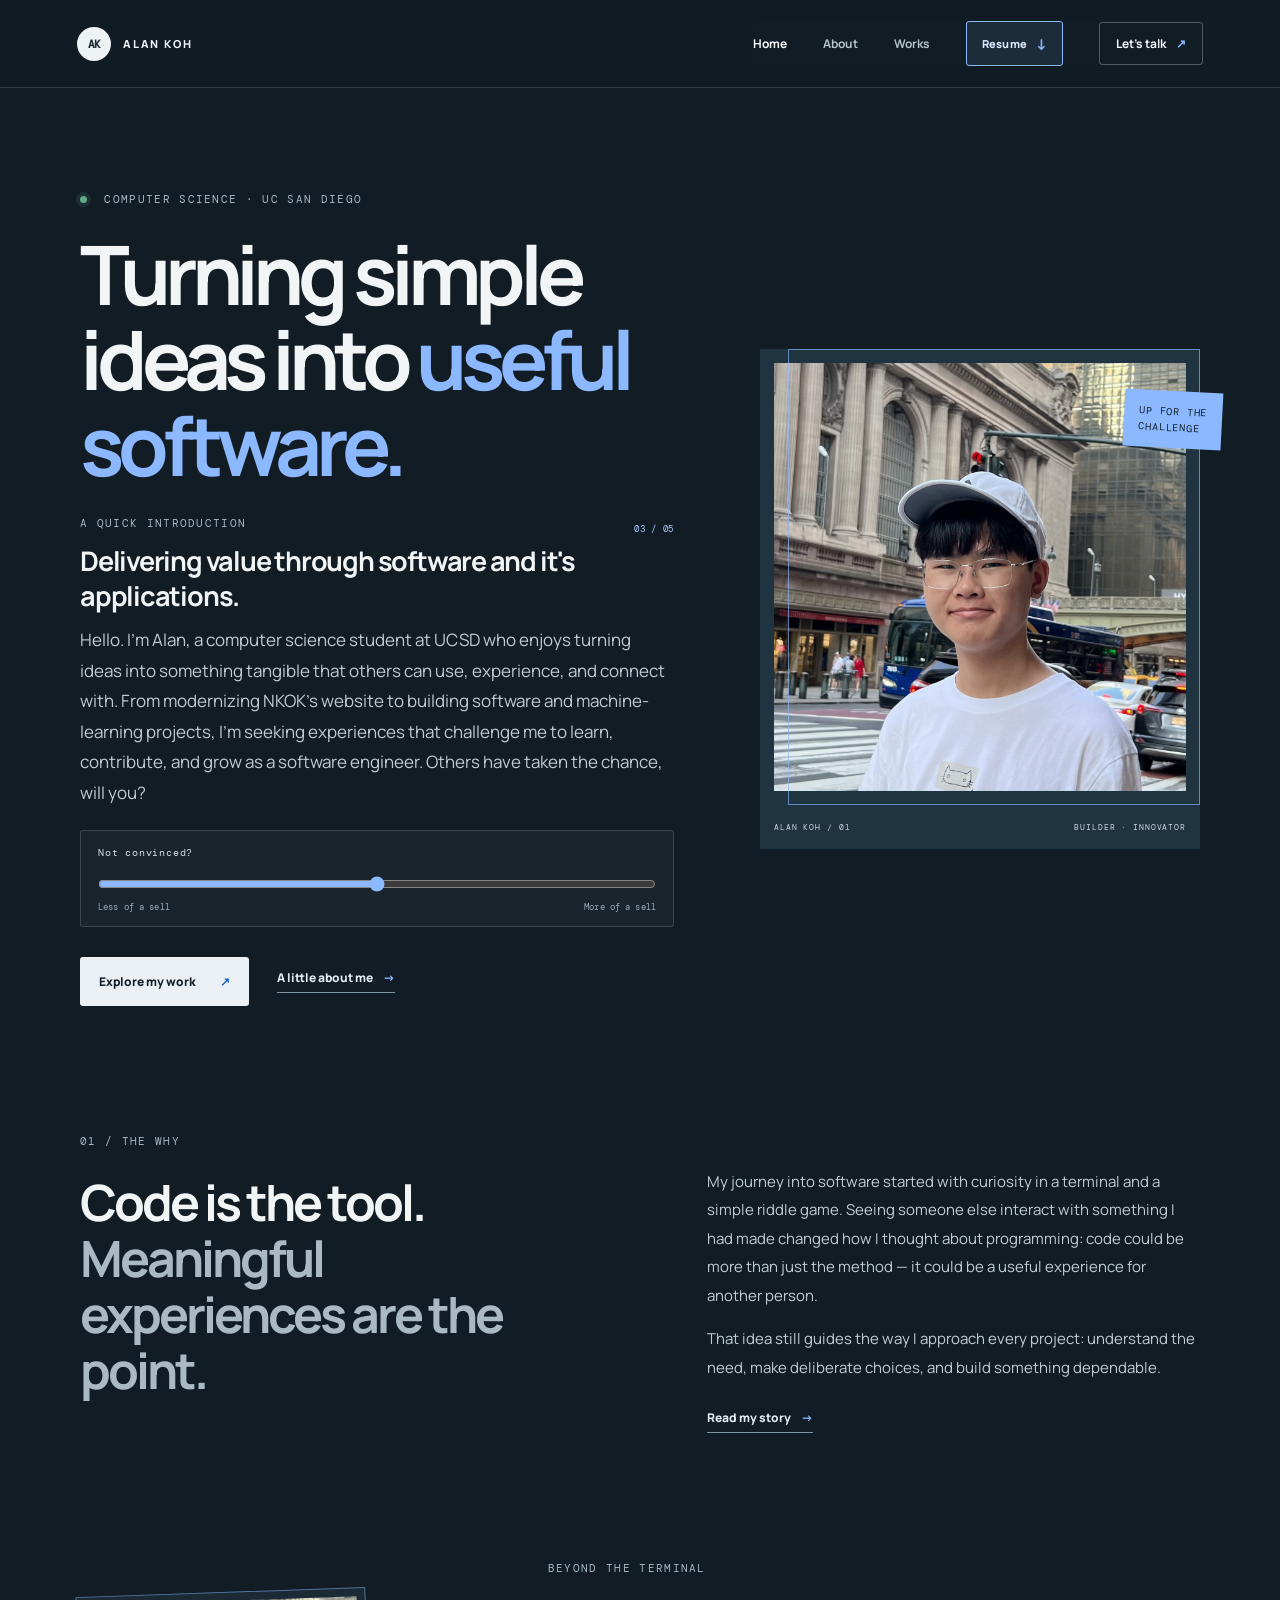
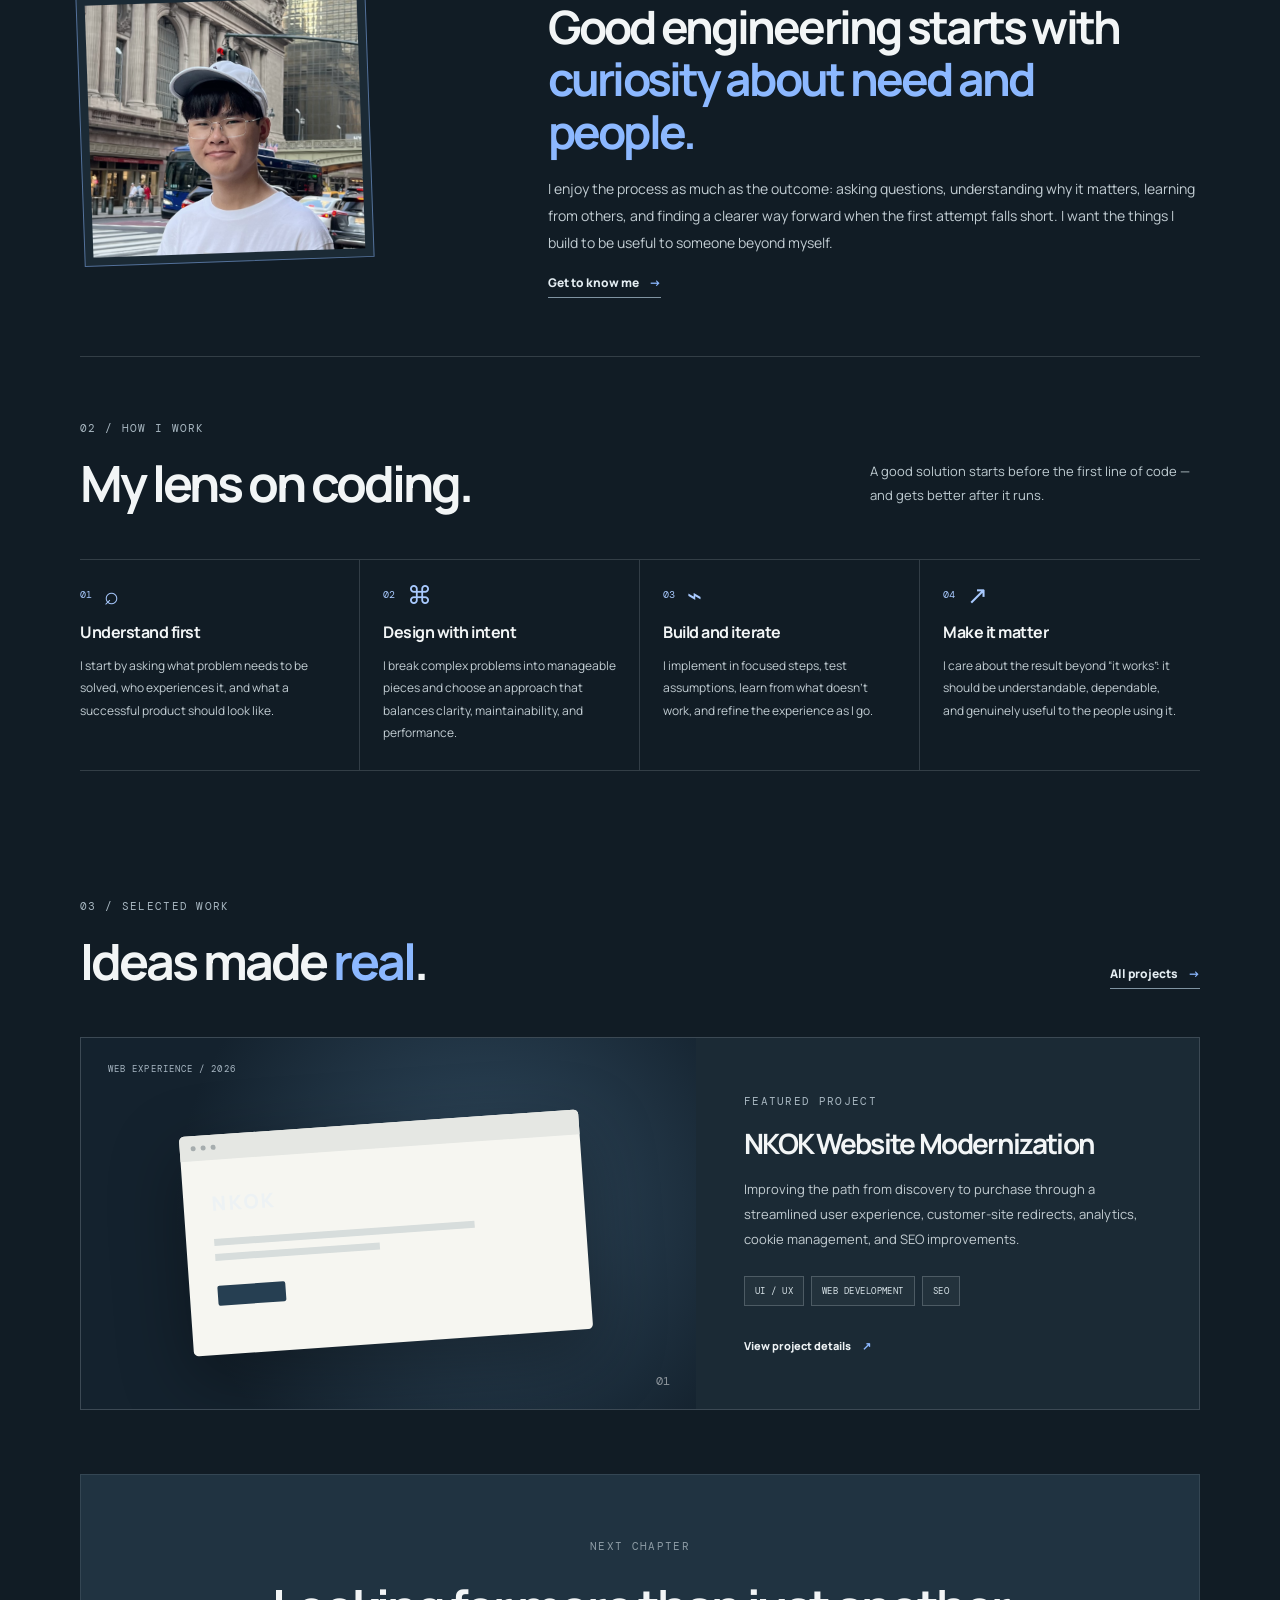
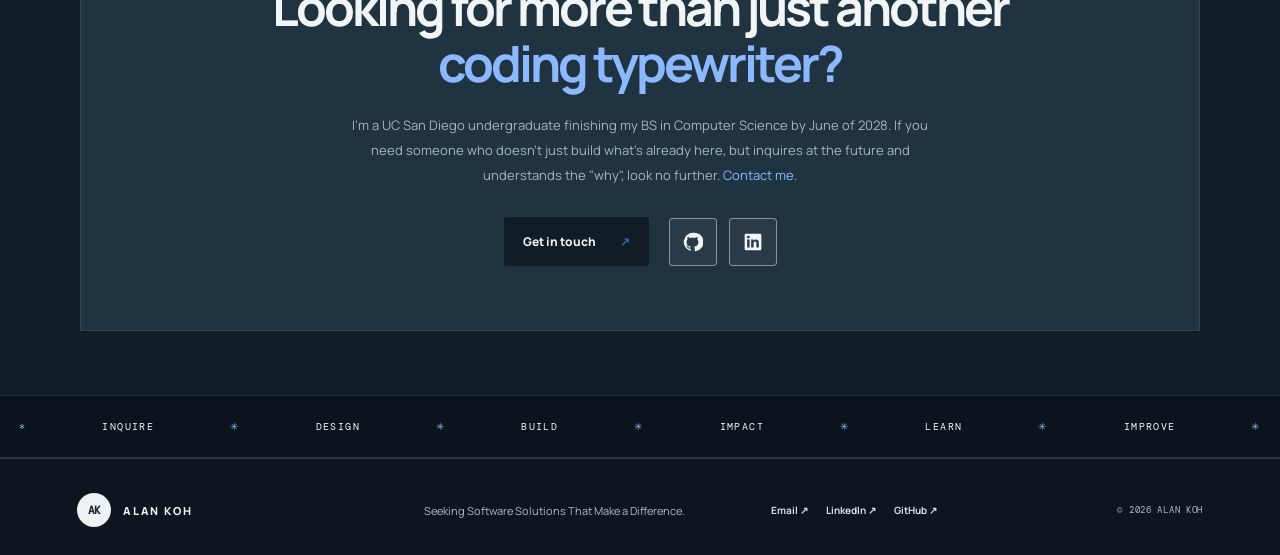
<file: index.html>
<!doctype html>
<html lang="en">
<head>
  <meta charset="utf-8">
  <meta name="viewport" content="width=device-width, initial-scale=1">
  <meta name="description" content="Alan Koh — Computer Science student building thoughtful, useful software. Explore selected projects, approach, and experience.">
  <meta name="theme-color" content="#101820">
  <title>Alan Koh — Aspiring Software Engineer</title>
  <link rel="preconnect" href="https://fonts.googleapis.com">
  <link rel="preconnect" href="https://fonts.gstatic.com" crossorigin>
  <link href="https://fonts.googleapis.com/css2?family=DM+Mono:wght@400;500&family=Manrope:wght@400;500;600;700;800&display=swap" rel="stylesheet">
  <link rel="stylesheet" href="assets/style.css">
  <script defer src="assets/site.js"></script>
</head>
<body>
  <div class="site-shell">
    <header class="site-header">
      <a class="wordmark" href="index.html" aria-label="Alan Koh home"><span class="wordmark-mark">AK</span><span>ALAN KOH</span></a>
      <button class="menu-toggle" aria-label="Toggle navigation" aria-expanded="false"><span></span><span></span></button>
      <nav class="main-nav" aria-label="Main navigation">
        <a class="active" href="index.html">Home</a>
        <a href="about.html">About</a>
        <a href="works.html">Works</a>
        <a class="nav-resume" href="assets/documents/Alan-Koh-Resume.pdf" target="_blank" rel="noreferrer">Resume <span>↓</span></a><a class="nav-contact" href="mailto:80-brevets-wards@icloud.com">Let’s talk <span>↗</span></a>
      </nav>
    </header>

    <main>
      <section class="hero section-wrap">
        <div class="hero-copy">
          <p class="eyebrow"><span class="status-dot"></span> COMPUTER SCIENCE · UC SAN DIEGO</p>
          <h1>Turning simple ideas into <span class="accent-text">useful software.</span></h1>
          <div class="hero-pitch" aria-labelledby="pitch-heading">
            <div class="pitch-topline">
              <p class="eyebrow">A QUICK INTRODUCTION</p>
              <span class="pitch-level" id="pitch-level">03 / 05</span>
            </div>
            <h2 class="pitch-heading" id="pitch-heading">Delivering value through software and its applications.</h2>
            <p class="hero-lede pitch-copy" id="pitch-copy" aria-live="polite">Hello. I’m Alan, a computer science student at UCSD who enjoys turning ideas into something tangible that others can use, experience, and connect with. From modernizing NKOK’s website to building software and machine-learning projects, I'm seeking experiences that challenge me to learn, contribute, and grow as a software engineer. Others have taken the chance, will you?</p>
            <div class="pitch-control">
              <div class="pitch-range-wrap">
                <label class="pitch-range-label" for="pitch-slider">Not convinced?</label>
              </div>
              <input id="pitch-slider" class="pitch-slider" type="range" min="1" max="5" step="1" value="3" aria-valuetext="Confident">
              <div class="pitch-endpoints" aria-hidden="true">
                <span>Less of a sell</span><span>More of a sell</span>
              </div>
            </div>
          </div>
          <div class="hero-actions">
            <a class="button button-primary" href="works.html">Explore my work <span>↗</span></a>
            <a class="text-link" href="about.html">A little about me <span>→</span></a>
          </div>

        </div>
        <div class="hero-portrait" aria-label="Portrait of Alan Koh">
          <img src="assets/images/profile.jpeg" alt="Alan Koh, Portrait" fetchpriority="high">
          <div class="portrait-frame"></div>
          <div class="portrait-caption"><span>ALAN KOH / 01</span><span>BUILDER · INNOVATOR</span></div>
          <div class="portrait-stamp">UP FOR THE<br>CHALLENGE</div>
        </div>
      </section>

      <section class="section-wrap intro-grid">
        <div><p class="eyebrow">01 / THE WHY</p><h2>Code is the tool.<br><span class="muted">Meaningful experiences are the point.</span></h2></div>
        <div class="intro-copy"><p>My journey into software started with curiosity in a terminal and a simple riddle game. Seeing someone else interact with something I had made changed how I thought about programming: code could be more than just the method — it could be a useful experience for another person.</p><p>That idea still guides the way I approach every project: understand the need, make deliberate choices, and build something dependable.</p><a class="text-link" href="about.html">Read my story <span>→</span></a></div>
      </section>

      <section class="section-wrap character-strip">
        <div class="character-photo"><img src="assets/images/profile.jpeg" alt="Alan Koh, portrait" loading="lazy"></div>
        <div class="character-copy"><p class="eyebrow">BEYOND THE TERMINAL</p><h2>Good engineering starts with <span class="accent-text">curiosity about need and people.</span></h2><p>I enjoy the process as much as the outcome: asking questions, understanding why it matters, learning from others, and finding a clearer way forward when the first attempt falls short. I want the things I build to be useful to someone beyond myself.</p><a class="text-link" href="about.html">Get to know me <span>→</span></a></div>
      </section>

      <section class="section-wrap approach-section">
        <div class="section-heading"><div><p class="eyebrow">02 / HOW I WORK</p><h2>My lens on coding.</h2></div><p class="section-note">A good solution starts before the first line of code — and gets better after it runs.</p></div>
        <div class="approach-grid">
          <article class="approach-card"><div class="step-heading"><span class="step-number">01</span><span class="step-icon" aria-hidden="true">⌕</span></div><h3>Understand first</h3><p>I start by asking what problem needs to be solved, who experiences it, and what a successful product should look like.</p></article>
          <article class="approach-card"><div class="step-heading"><span class="step-number">02</span><span class="step-icon" aria-hidden="true">⌘</span></div><h3>Design with intent</h3><p>I break complex problems into manageable pieces and choose an approach that balances clarity, maintainability, and performance.</p></article>
          <article class="approach-card"><div class="step-heading"><span class="step-number">03</span><span class="step-icon" aria-hidden="true">⌁</span></div><h3>Build and iterate</h3><p>I implement in focused steps, test assumptions, learn from what doesn’t work, and refine the experience as I go.</p></article>
          <article class="approach-card"><div class="step-heading"><span class="step-number">04</span><span class="step-icon" aria-hidden="true">↗</span></div><h3>Make it matter</h3><p>I care about the result beyond “it works”: it should be understandable, dependable, and genuinely useful to the people using it.</p></article>
        </div>
      </section>

      <section class="section-wrap featured-section">
        <div class="section-heading"><div><p class="eyebrow">03 / SELECTED WORK</p><h2>Ideas made <span class="accent-text">real</span>.</h2></div><a class="text-link" href="works.html">All projects <span>→</span></a></div>
        <a class="featured-project" href="works.html#nkok">
          <div class="project-visual visual-nkok"><span class="visual-label">WEB EXPERIENCE / 2026</span><div class="browser-window"><div class="browser-bar"><i></i><i></i><i></i></div><div class="browser-content"><span class="browser-logo">NKOK</span><div class="browser-line"></div><div class="browser-line short"></div><div class="browser-button"></div></div></div><span class="visual-index">01</span></div>
          <div class="featured-copy"><p class="eyebrow">FEATURED PROJECT</p><h3>NKOK Website Modernization</h3><p>Improving the path from discovery to purchase through a streamlined user experience, customer-site redirects, analytics, cookie management, and SEO improvements.</p><div class="tag-row"><span>UI / UX</span><span>WEB DEVELOPMENT</span><span>SEO</span></div><span class="project-cta">View project details <b>↗</b></span></div>
        </a>
      </section>

      <section class="section-wrap closing-cta">
        <p class="eyebrow">NEXT CHAPTER</p>
        <h2>Looking for more than just another <span class="accent-text">coding typewriter?</span></h2>
        <p>I'm a UC San Diego undergraduate finishing my BS in Computer Science by June of 2028. If you need someone who doesn't just build what's already here, but inquires at the future and understands the "why", look no further. <span class="accent-text">Contact me</span>.</p>
        <div class="closing-actions">
          <a class="button button-primary" href="mailto:80-brevets-wards@icloud.com">Get in touch <span>↗</span></a>
          <a class="social-button" href="https://github.com/TheMining2" target="_blank" rel="noopener noreferrer" aria-label="Visit Alan Koh on GitHub" title="GitHub"><svg viewBox="0 0 24 24" aria-hidden="true"><path d="M12 .9a11.1 11.1 0 0 0-3.51 21.63c.55.1.76-.24.76-.54v-2.08c-3.1.67-3.76-1.32-3.76-1.32-.5-1.28-1.23-1.62-1.23-1.62-1.01-.69.08-.68.08-.68 1.12.08 1.71 1.15 1.71 1.15 1 .1.1 2.01 2.65 1.5.1-.72.39-1.22.7-1.5-2.48-.28-5.09-1.24-5.09-5.53 0-1.22.44-2.22 1.15-3-.12-.28-.5-1.42.11-2.96 0 0 .94-.3 3.05 1.15a10.6 10.6 0 0 1 5.55 0c2.11-1.45 3.05-1.15 3.05-1.15.61 1.54.23 2.68.11 2.96.72.78 1.15 1.78 1.15 3 0 4.3-2.61 5.24-5.1 5.52.4.35.75 1.03.75 2.08v3.08c0 .3.2.65.77.54A11.1 11.1 0 0 0 12 .9Z"/></svg></a>
          <a class="social-button" href="https://www.linkedin.com/in/alnkkoh/" target="_blank" rel="noopener noreferrer" aria-label="Visit Alan Koh on LinkedIn" title="LinkedIn"><svg viewBox="0 0 24 24" aria-hidden="true"><path d="M20.45 2H3.55C2.69 2 2 2.68 2 3.52v16.96c0 .84.69 1.52 1.55 1.52h16.9c.86 0 1.55-.68 1.55-1.52V3.52c0-.84-.69-1.52-1.55-1.52ZM7.93 18.7H4.96V9.14h2.97v9.56ZM6.45 7.83a1.72 1.72 0 1 1 .02-3.44 1.72 1.72 0 0 1-.02 3.44ZM19.04 18.7h-2.96v-4.65c0-1.11-.02-2.54-1.55-2.54-1.55 0-1.79 1.21-1.79 2.46v4.73H9.78V9.14h2.84v1.31h.04c.4-.75 1.36-1.55 2.8-1.55 3 0 3.58 1.98 3.58 4.56v5.24Z"/></svg></a>
        </div>
      </section>
      <section class="ticker ticker-bottom" aria-label="Areas of interest"><div class="ticker-track"><i>*</i><span>INQUIRE</span><i>✳</i><span>DESIGN</span><i>✳</i><span>BUILD</span><i>✳</i><span>IMPACT</span><i>✳</i><span>LEARN</span><i>✳</i><span>IMPROVE</span><i>✳</i></div></section>
    </main>

    <footer class="site-footer"><a class="wordmark" href="index.html"><span class="wordmark-mark">AK</span><span>ALAN KOH</span></a><p>Seeking Software Solutions That Make a Difference.</p><div class="footer-links"><a href="mailto:80-brevets-wards@icloud.com">Email ↗</a><a href="https://www.linkedin.com/in/alnkkoh/" target="_blank" rel="noreferrer">LinkedIn ↗</a><a href="https://github.com/TheMining2" target="_blank" rel="noreferrer">GitHub ↗</a></div><small>© <span data-year></span> ALAN KOH</small></footer>
  </div>
</body>
</html>
</file>
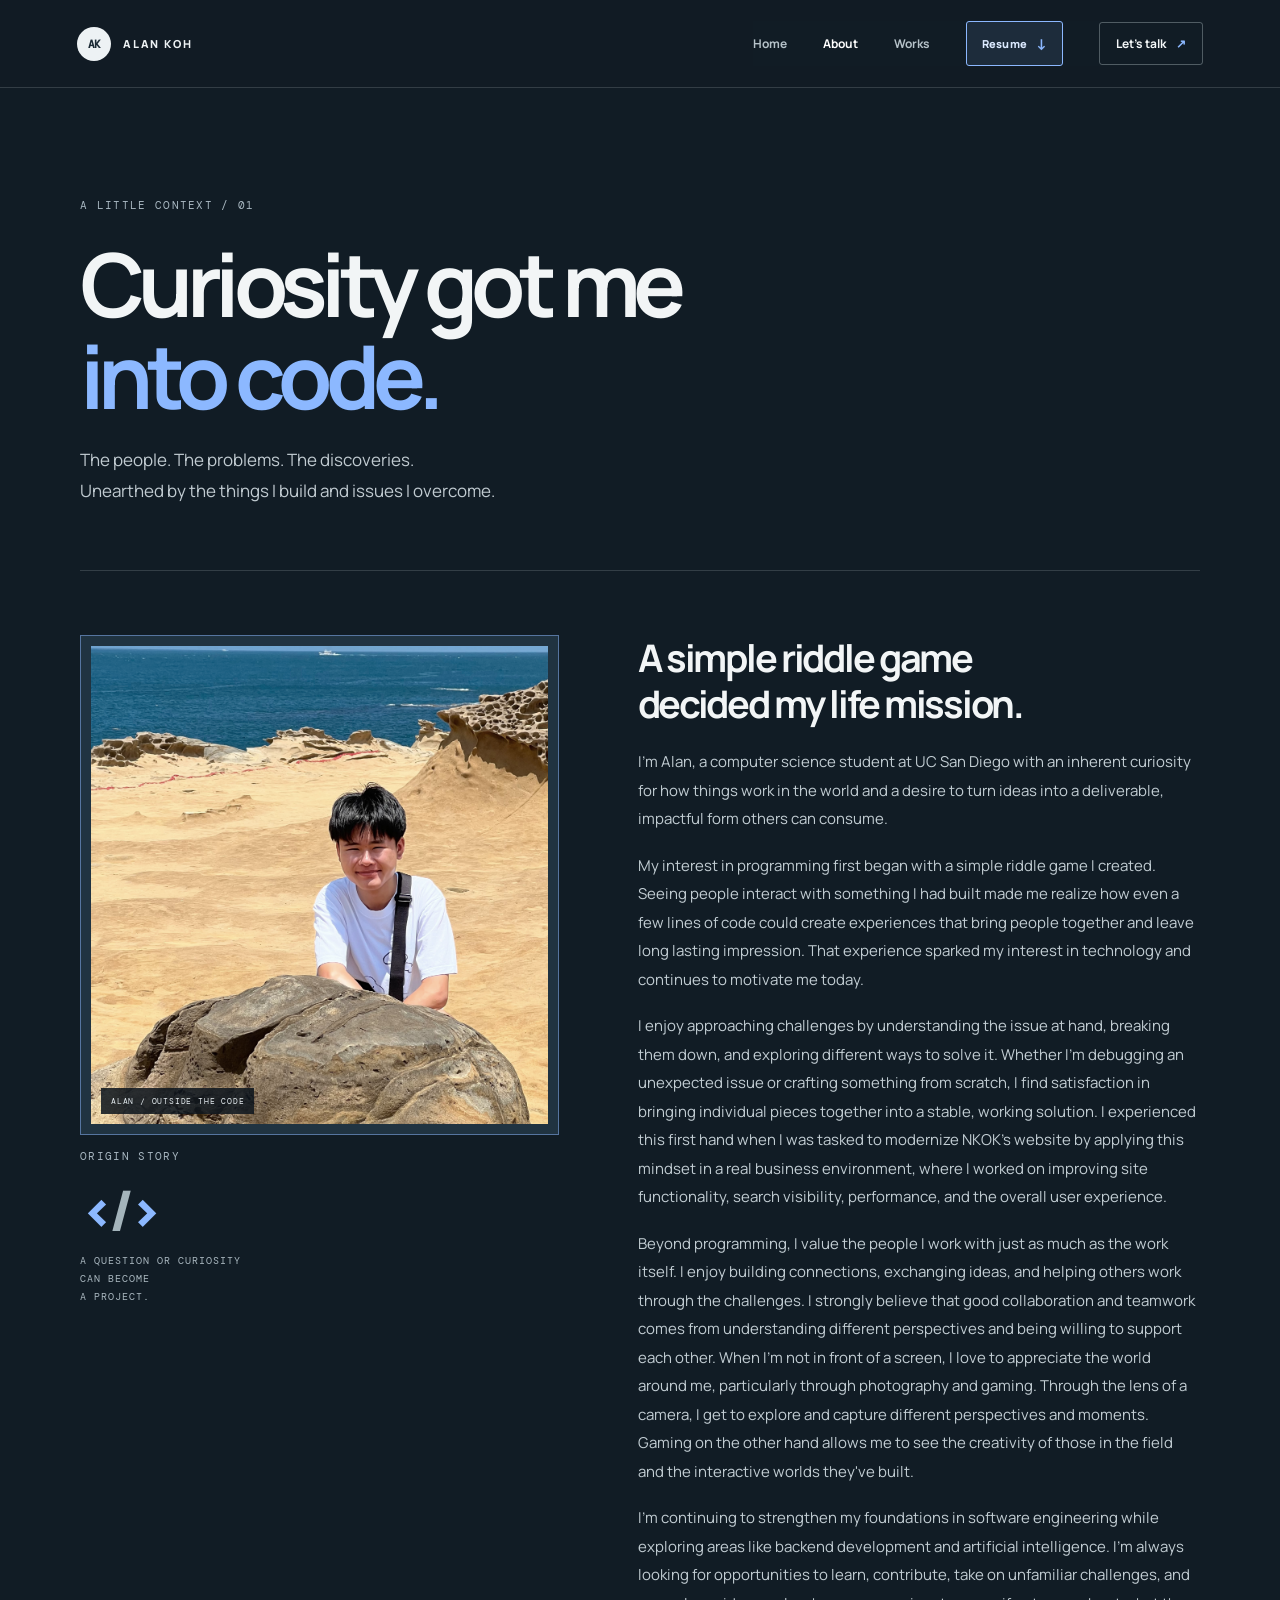
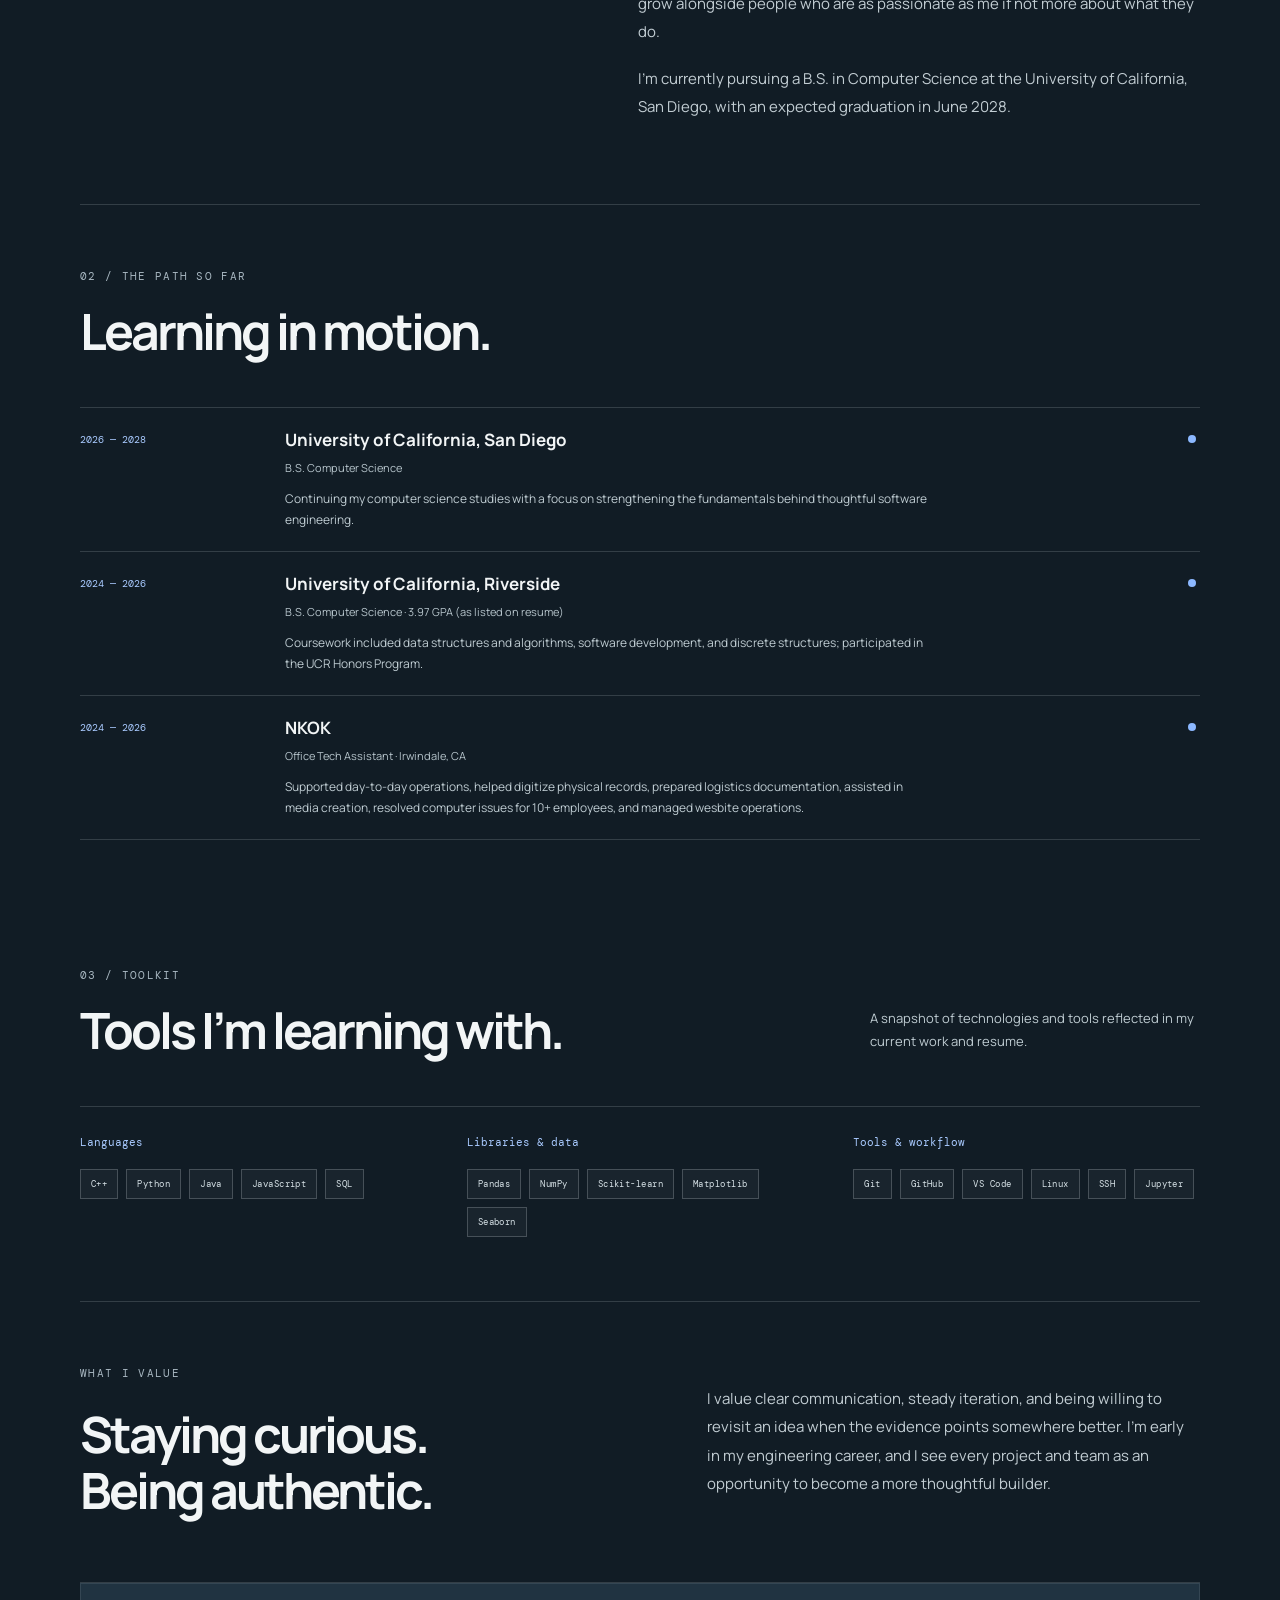
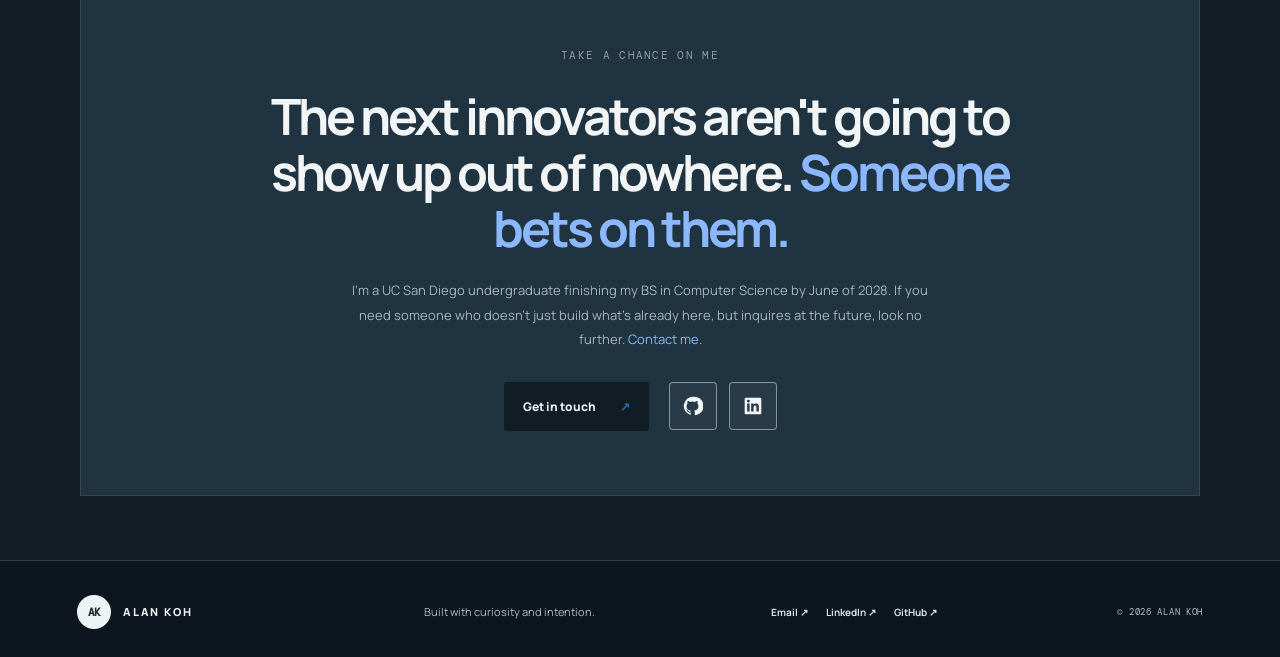
<file: about.html>
<!doctype html>
<html lang="en">
<head>
  <meta charset="utf-8"><meta name="viewport" content="width=device-width, initial-scale=1">
  <meta name="description" content="Learn more about Alan Koh, his background, experience, and approach to software engineering.">
  <meta name="theme-color" content="#101820"><title>About — Alan Koh</title>
  <link rel="preconnect" href="https://fonts.googleapis.com"><link rel="preconnect" href="https://fonts.gstatic.com" crossorigin>
  <link href="https://fonts.googleapis.com/css2?family=DM+Mono:wght@400;500&family=Manrope:wght@400;500;600;700;800&display=swap" rel="stylesheet">
  <link rel="stylesheet" href="assets/style.css"><script defer src="assets/site.js"></script>
</head>
<body><div class="site-shell">
<header class="site-header"><a class="wordmark" href="index.html"><span class="wordmark-mark">AK</span><span>ALAN KOH</span></a><button class="menu-toggle" aria-label="Toggle navigation" aria-expanded="false"><span></span><span></span></button><nav class="main-nav" aria-label="Main navigation"><a href="index.html">Home</a><a class="active" href="about.html">About</a><a href="works.html">Works</a><a class="nav-resume" href="assets/documents/Alan-Koh-Resume.pdf" target="_blank" rel="noreferrer">Resume <span>↓</span></a><a class="nav-contact" href="mailto:80-brevets-wards@icloud.com">Let’s talk <span>↗</span></a></nav></header>
<main>
  <section class="page-hero section-wrap"><p class="eyebrow">A LITTLE CONTEXT / 01</p><h1>Curiosity got me<br><span class="accent-text">into code.</span></h1><p class="page-lede">The people. The problems. The discoveries.<br>Unearthed by the things I build and issues I overcome.</p></section>
  <section class="section-wrap about-story"><div class="about-left-column"><div class="about-photo"><img src="assets/images/about-me.jpeg" alt="Alan Koh" loading="lazy"><span>ALAN / OUTSIDE THE CODE</span></div><div class="story-aside"><p class="eyebrow">ORIGIN STORY</p><div class="story-mark">&lt;<span>/</span>&gt;</div><p class="mono-note">A QUESTION OR CURIOSITY<br>CAN BECOME<br>A PROJECT.</p></div></div><div class="story-body"><h2>A simple riddle game<br>decided my life mission.</h2><p>I'm Alan, a computer science student at UC San Diego with an inherent curiosity for how things work in the world and a desire to turn ideas into a deliverable, impactful form others can consume.</p><p>My interest in programming first began with a simple riddle game I created. Seeing people interact with something I had built made me realize how even a few lines of code could create experiences that bring people together and leave long lasting impression. That experience sparked my interest in technology and continues to motivate me today.</p><p>I enjoy approaching challenges by understanding the issue at hand, breaking them down, and exploring different ways to solve it. Whether I'm debugging an unexpected issue or crafting something from scratch, I find satisfaction in bringing individual pieces together into a stable, working solution. I experienced this first hand when I was tasked to modernize NKOK's website by applying this mindset in a real business environment, where I worked on improving site functionality, search visibility, performance, and the overall user experience.</p><p>Beyond programming, I value the people I work with just as much as the work itself. I enjoy building connections, exchanging ideas, and helping others work through the challenges. I strongly believe that good collaboration and teamwork comes from understanding different perspectives and being willing to support each other. When I'm not in front of a screen, I love to appreciate the world around me, particularly through photography and gaming. Through the lens of a camera, I get to explore and capture different perspectives and moments. Gaming on the other hand allows me to see the creativity of those in the field and the interactive worlds they've built.</p><p>I'm continuing to strengthen my foundations in software engineering while exploring areas like backend development and artificial intelligence. I'm always looking for opportunities to learn, contribute, take on unfamiliar challenges, and grow alongside people who are as passionate as me if not more about what they do.</p><p>I’m currently pursuing a B.S. in Computer Science at the University of California, San Diego, with an expected graduation in June 2028.</p></div></section>
  <section class="section-wrap timeline-section"><div class="section-heading"><div><p class="eyebrow">02 / THE PATH SO FAR</p><h2>Learning in motion.</h2></div></div><div class="timeline">
    <article class="timeline-item"><div class="timeline-date">2026 — 2028</div><div><h3>University of California, San Diego</h3><p class="timeline-role">B.S. Computer Science</p><p>Continuing my computer science studies with a focus on strengthening the fundamentals behind thoughtful software engineering.</p></div><span class="timeline-dot"></span></article>
    <article class="timeline-item"><div class="timeline-date">2024 — 2026</div><div><h3>University of California, Riverside</h3><p class="timeline-role">B.S. Computer Science · 3.97 GPA (as listed on resume)</p><p>Coursework included data structures and algorithms, software development, and discrete structures; participated in the UCR Honors Program.</p></div><span class="timeline-dot"></span></article>
    <article class="timeline-item"><div class="timeline-date">2024 — 2026</div><div><h3>NKOK</h3><p class="timeline-role">Office Tech Assistant · Irwindale, CA</p><p>Supported day-to-day operations, helped digitize physical records, prepared logistics documentation, assisted in media creation, resolved computer issues for 10+ employees, and managed wesbite operations.</p></div><span class="timeline-dot"></span></article>
  </div></section>
  <section class="section-wrap skills-section"><div class="section-heading"><div><p class="eyebrow">03 / TOOLKIT</p><h2>Tools I’m learning with.</h2></div><p class="section-note">A snapshot of technologies and tools reflected in my current work and resume.</p></div><div class="skills-layout">
    <div class="skill-group"><h3>Languages</h3><div class="skill-pills"><span>C++</span><span>Python</span><span>Java</span><span>JavaScript</span><span>SQL</span></div></div>
    <div class="skill-group"><h3>Libraries & data</h3><div class="skill-pills"><span>Pandas</span><span>NumPy</span><span>Scikit-learn</span><span>Matplotlib</span><span>Seaborn</span></div></div>
    <div class="skill-group"><h3>Tools & workflow</h3><div class="skill-pills"><span>Git</span><span>GitHub</span><span>VS Code</span><span>Linux</span><span>SSH</span><span>Jupyter</span></div></div>
  </div></section>
  <section class="section-wrap about-note"><div><p class="eyebrow">WHAT I VALUE</p><h2>Staying curious.<br>Being authentic.</h2></div><p>I value clear communication, steady iteration, and being willing to revisit an idea when the evidence points somewhere better. I’m early in my engineering career, and I see every project and team as an opportunity to become a more thoughtful builder.</p></section>
  <section class="section-wrap closing-cta">
        <p class="eyebrow">TAKE A CHANCE ON ME</p>
        <h2>The next innovators aren't going to show up out of nowhere.<span class="accent-text"> Someone bets on them.</span></h2>
        <p>I'm a UC San Diego undergraduate finishing my BS in Computer Science by June of 2028. If you need someone who doesn't just build what's already here, but inquires at the future, look no further. <span class="accent-text">Contact me</span>.</p>
        <div class="closing-actions">
          <a class="button button-primary" href="mailto:80-brevets-wards@icloud.com">Get in touch <span>↗</span></a>
          <a class="social-button" href="https://github.com/TheMining2" target="_blank" rel="noopener noreferrer" aria-label="Visit Alan Koh on GitHub" title="GitHub"><svg viewBox="0 0 24 24" aria-hidden="true"><path d="M12 .9a11.1 11.1 0 0 0-3.51 21.63c.55.1.76-.24.76-.54v-2.08c-3.1.67-3.76-1.32-3.76-1.32-.5-1.28-1.23-1.62-1.23-1.62-1.01-.69.08-.68.08-.68 1.12.08 1.71 1.15 1.71 1.15 1 .1.1 2.01 2.65 1.5.1-.72.39-1.22.7-1.5-2.48-.28-5.09-1.24-5.09-5.53 0-1.22.44-2.22 1.15-3-.12-.28-.5-1.42.11-2.96 0 0 .94-.3 3.05 1.15a10.6 10.6 0 0 1 5.55 0c2.11-1.45 3.05-1.15 3.05-1.15.61 1.54.23 2.68.11 2.96.72.78 1.15 1.78 1.15 3 0 4.3-2.61 5.24-5.1 5.52.4.35.75 1.03.75 2.08v3.08c0 .3.2.65.77.54A11.1 11.1 0 0 0 12 .9Z"/></svg></a>
          <a class="social-button" href="https://www.linkedin.com/in/alnkkoh/" target="_blank" rel="noopener noreferrer" aria-label="Visit Alan Koh on LinkedIn" title="LinkedIn"><svg viewBox="0 0 24 24" aria-hidden="true"><path d="M20.45 2H3.55C2.69 2 2 2.68 2 3.52v16.96c0 .84.69 1.52 1.55 1.52h16.9c.86 0 1.55-.68 1.55-1.52V3.52c0-.84-.69-1.52-1.55-1.52ZM7.93 18.7H4.96V9.14h2.97v9.56ZM6.45 7.83a1.72 1.72 0 1 1 .02-3.44 1.72 1.72 0 0 1-.02 3.44ZM19.04 18.7h-2.96v-4.65c0-1.11-.02-2.54-1.55-2.54-1.55 0-1.79 1.21-1.79 2.46v4.73H9.78V9.14h2.84v1.31h.04c.4-.75 1.36-1.55 2.8-1.55 3 0 3.58 1.98 3.58 4.56v5.24Z"/></svg></a>
        </div>
  </section>
</main>
<footer class="site-footer"><a class="wordmark" href="index.html"><span class="wordmark-mark">AK</span><span>ALAN KOH</span></a><p>Built with curiosity and intention.</p><div class="footer-links"><a href="mailto:80-brevets-wards@icloud.com">Email ↗</a><a href="https://www.linkedin.com/in/alnkkoh/" target="_blank" rel="noreferrer">LinkedIn ↗</a><a href="https://github.com/TheMining2" target="_blank" rel="noreferrer">GitHub ↗</a></div><small>© <span data-year></span> ALAN KOH</small></footer>
</div></body></html>
</file>
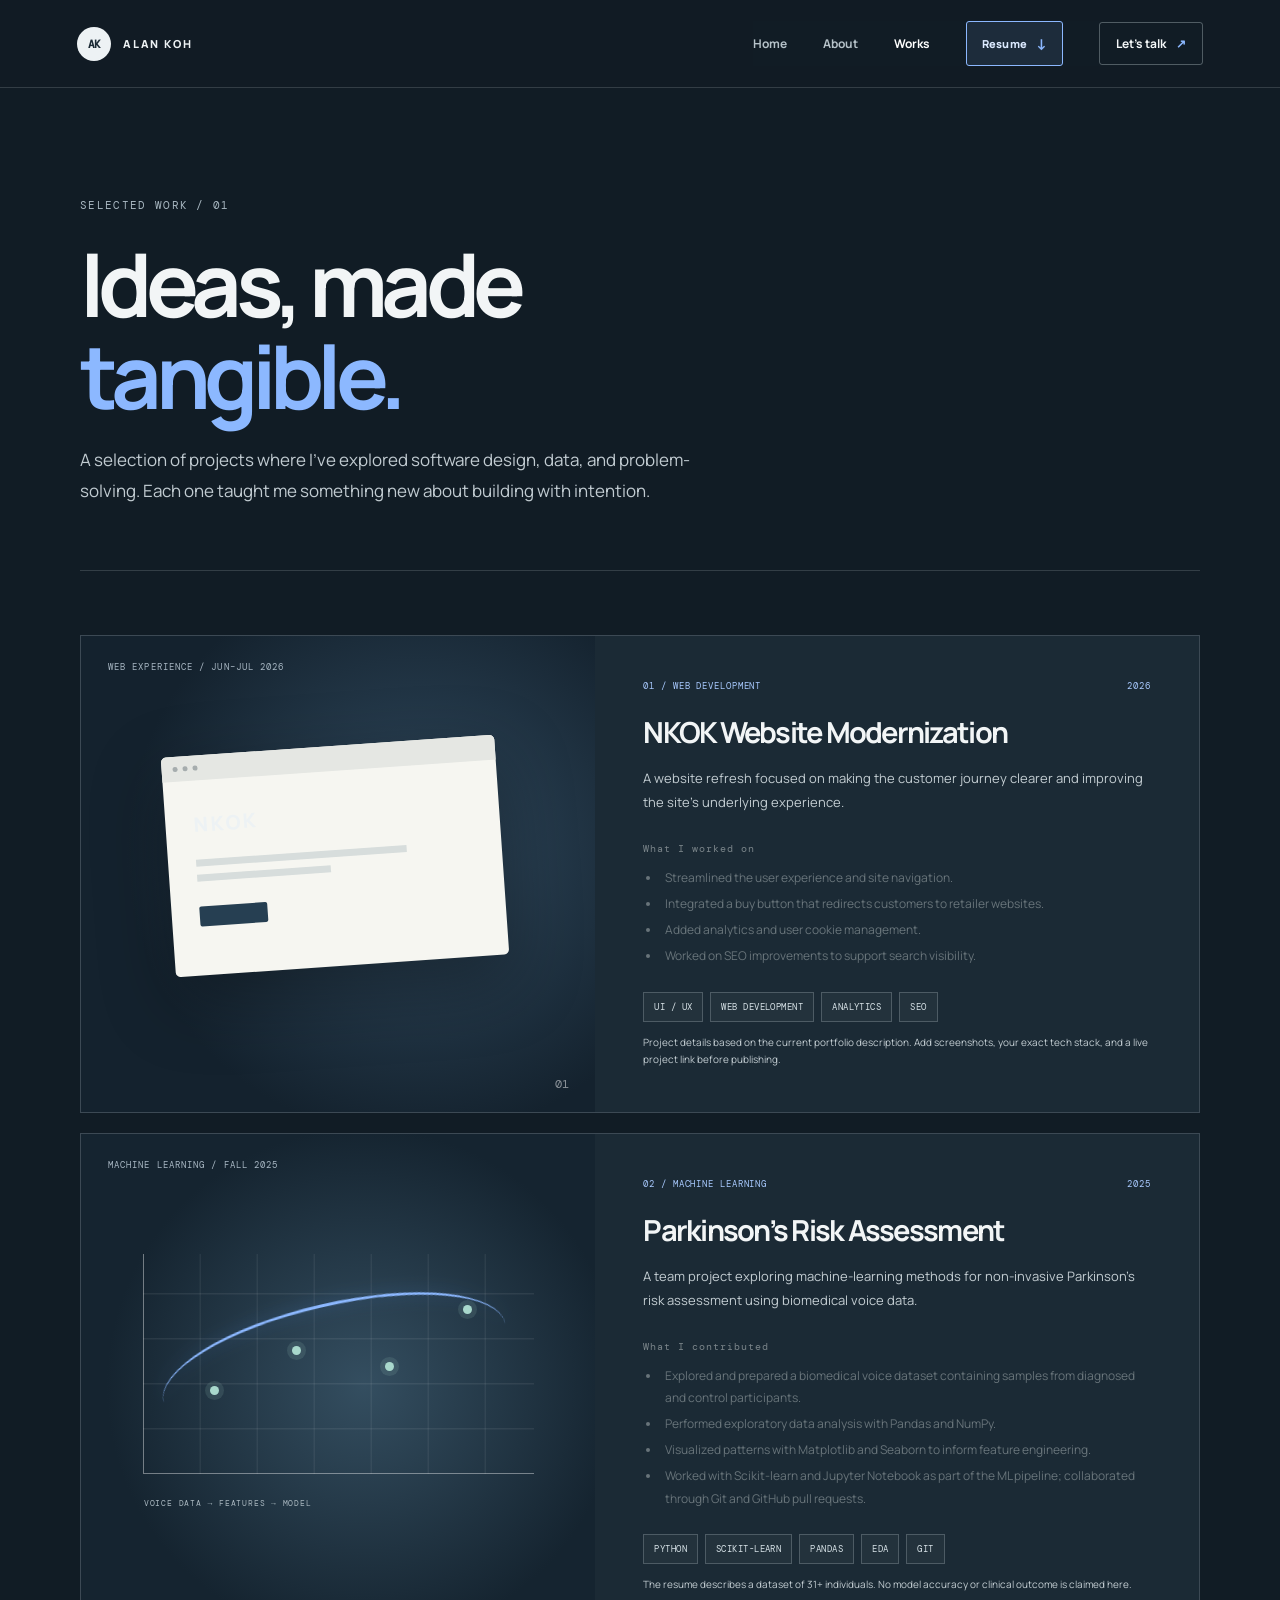
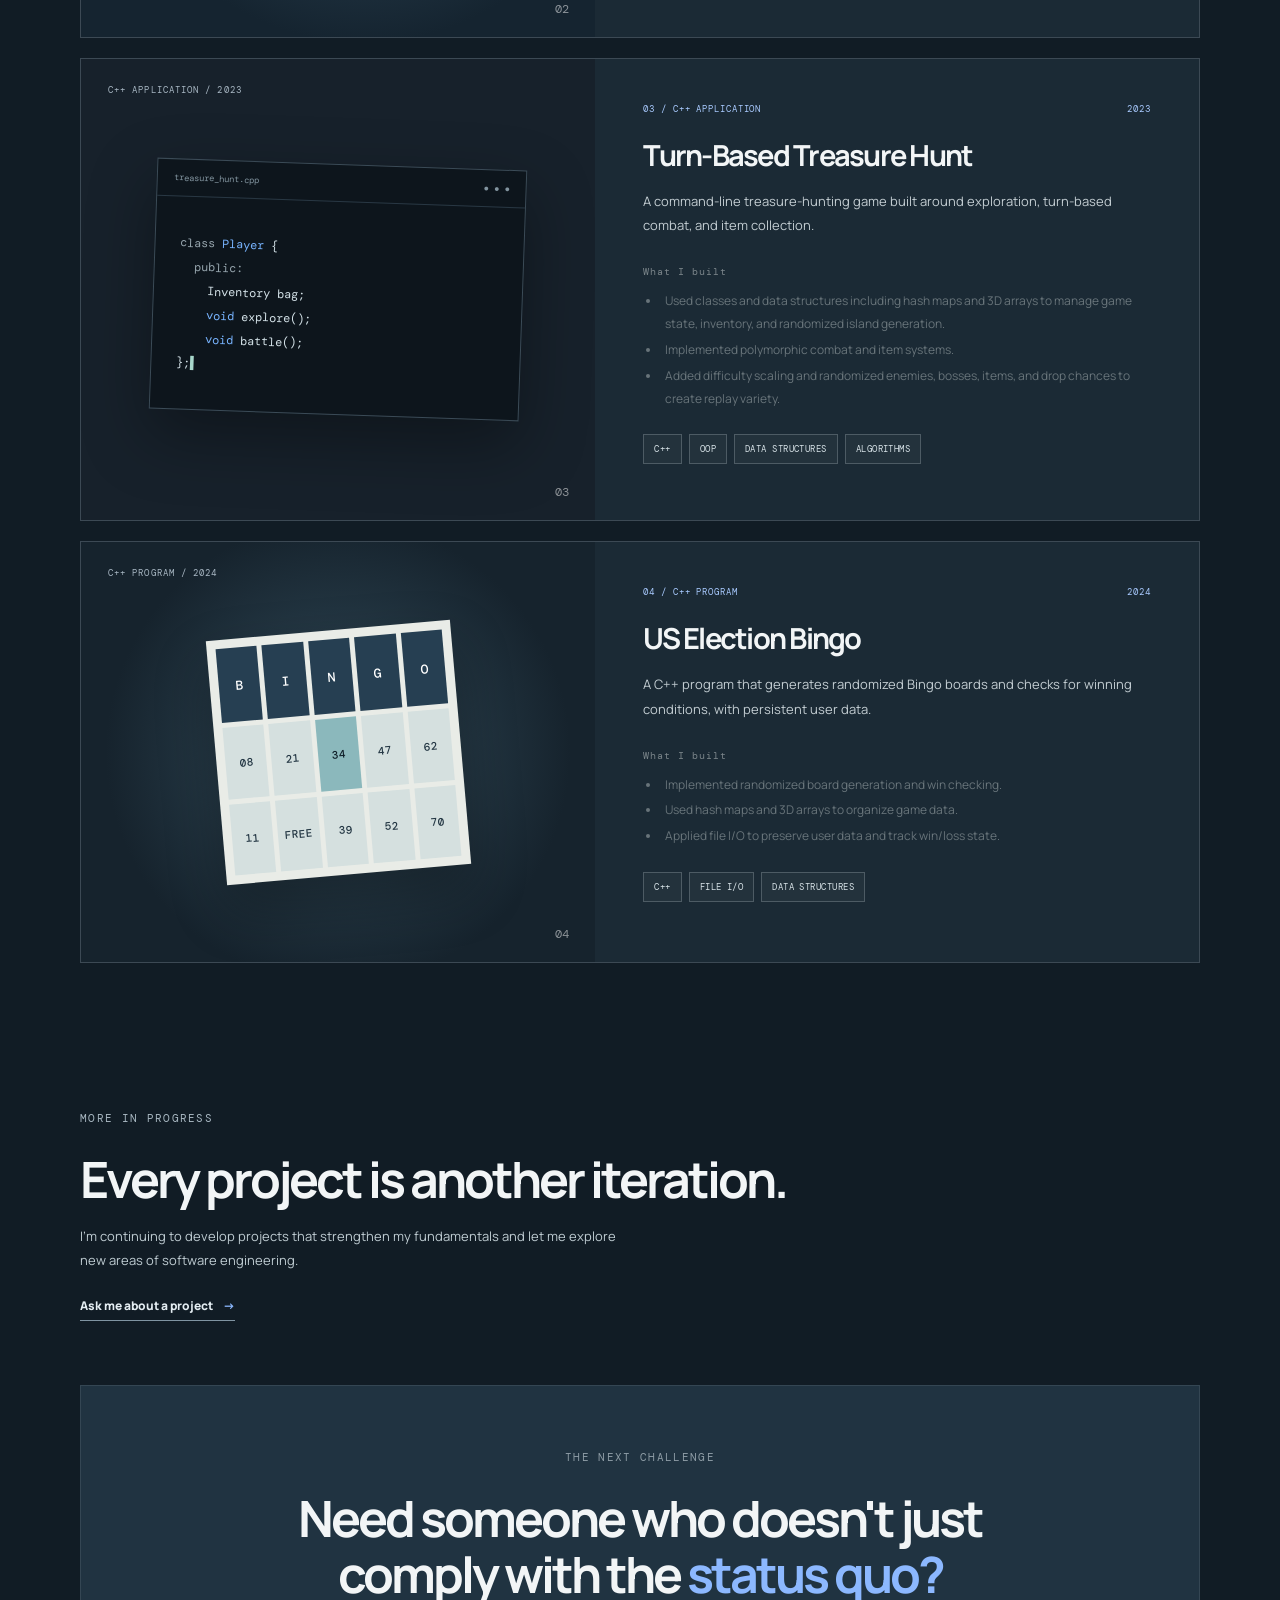
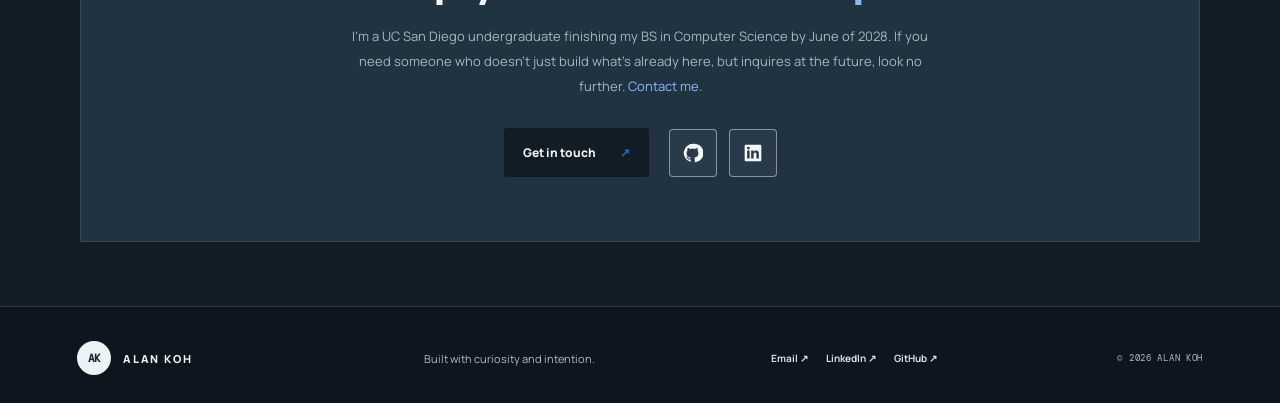
<file: works.html>
<!doctype html>
<html lang="en">
<head>
  <meta charset="utf-8"><meta name="viewport" content="width=device-width, initial-scale=1">
  <meta name="description" content="Selected software, machine learning, and web projects by Alan Koh.">
  <meta name="theme-color" content="#101820"><title>Works — Alan Koh</title>
  <link rel="preconnect" href="https://fonts.googleapis.com"><link rel="preconnect" href="https://fonts.gstatic.com" crossorigin>
  <link href="https://fonts.googleapis.com/css2?family=DM+Mono:wght@400;500&family=Manrope:wght@400;500;600;700;800&display=swap" rel="stylesheet">
  <link rel="stylesheet" href="assets/style.css"><script defer src="assets/site.js"></script>
</head>
<body><div class="site-shell">
<header class="site-header"><a class="wordmark" href="index.html"><span class="wordmark-mark">AK</span><span>ALAN KOH</span></a><button class="menu-toggle" aria-label="Toggle navigation" aria-expanded="false"><span></span><span></span></button><nav class="main-nav" aria-label="Main navigation"><a href="index.html">Home</a><a href="about.html">About</a><a class="active" href="works.html">Works</a><a class="nav-resume" href="assets/documents/Alan-Koh-Resume.pdf" target="_blank" rel="noreferrer">Resume <span>↓</span></a><a class="nav-contact" href="mailto:80-brevets-wards@icloud.com">Let’s talk <span>↗</span></a></nav></header>
<main>
  <section class="page-hero section-wrap"><p class="eyebrow">SELECTED WORK / 01</p><h1>Ideas, made<br><span class="accent-text">tangible.</span></h1><p class="page-lede">A selection of projects where I’ve explored software design, data, and problem-solving. Each one taught me something new about building with intention.</p></section>
  <section class="section-wrap work-list">
    <article class="work-card" id="nkok"><div class="work-art visual-nkok"><span class="visual-label">WEB EXPERIENCE / JUN–JUL 2026</span><div class="browser-window"><div class="browser-bar"><i></i><i></i><i></i></div><div class="browser-content"><span class="browser-logo">NKOK</span><div class="browser-line"></div><div class="browser-line short"></div><div class="browser-button"></div></div></div><span class="visual-index">01</span></div><div class="work-content"><div class="work-kicker"><span>01 / WEB DEVELOPMENT</span><span>2026</span></div><h2>NKOK Website Modernization</h2><p class="work-summary">A website refresh focused on making the customer journey clearer and improving the site’s underlying experience.</p><div class="detail-block"><h3>What I worked on</h3><ul><li>Streamlined the user experience and site navigation.</li><li>Integrated a buy button that redirects customers to retailer websites.</li><li>Added analytics and user cookie management.</li><li>Worked on SEO improvements to support search visibility.</li></ul></div><div class="tag-row"><span>UI / UX</span><span>WEB DEVELOPMENT</span><span>ANALYTICS</span><span>SEO</span></div><p class="project-footnote">Project details based on the current portfolio description. Add screenshots, your exact tech stack, and a live project link before publishing.</p></div></article>

    <article class="work-card" id="parkinsons"><div class="work-art visual-data"><span class="visual-label">MACHINE LEARNING / FALL 2025</span><div class="data-graphic"><div class="data-axis"></div><div class="data-curve"></div><div class="data-point p1"></div><div class="data-point p2"></div><div class="data-point p3"></div><div class="data-point p4"></div><div class="data-caption">VOICE DATA → FEATURES → MODEL</div></div><span class="visual-index">02</span></div><div class="work-content"><div class="work-kicker"><span>02 / MACHINE LEARNING</span><span>2025</span></div><h2>Parkinson’s Risk Assessment</h2><p class="work-summary">A team project exploring machine-learning methods for non-invasive Parkinson’s risk assessment using biomedical voice data.</p><div class="detail-block"><h3>What I contributed</h3><ul><li>Explored and prepared a biomedical voice dataset containing samples from diagnosed and control participants.</li><li>Performed exploratory data analysis with Pandas and NumPy.</li><li>Visualized patterns with Matplotlib and Seaborn to inform feature engineering.</li><li>Worked with Scikit-learn and Jupyter Notebook as part of the ML pipeline; collaborated through Git and GitHub pull requests.</li></ul></div><div class="tag-row"><span>PYTHON</span><span>SCIKIT-LEARN</span><span>PANDAS</span><span>EDA</span><span>GIT</span></div><p class="project-footnote">The resume describes a dataset of 31+ individuals. No model accuracy or clinical outcome is claimed here.</p></div></article>

    <article class="work-card" id="treasure-hunt"><div class="work-art visual-code"><span class="visual-label">C++ APPLICATION / 2023</span><div class="terminal-card"><div class="terminal-top"><span>treasure_hunt.cpp</span><span>● ● ●</span></div><pre><span class="code-muted">class</span> <span class="code-blue">Player</span> {
  <span class="code-muted">public:</span>
    Inventory bag;
    <span class="code-blue">void</span> explore();
    <span class="code-blue">void</span> battle();
};<span class="code-cursor">▍</span></pre></div><span class="visual-index">03</span></div><div class="work-content"><div class="work-kicker"><span>03 / C++ APPLICATION</span><span>2023</span></div><h2>Turn-Based Treasure Hunt</h2><p class="work-summary">A command-line treasure-hunting game built around exploration, turn-based combat, and item collection.</p><div class="detail-block"><h3>What I built</h3><ul><li>Used classes and data structures including hash maps and 3D arrays to manage game state, inventory, and randomized island generation.</li><li>Implemented polymorphic combat and item systems.</li><li>Added difficulty scaling and randomized enemies, bosses, items, and drop chances to create replay variety.</li></ul></div><div class="tag-row"><span>C++</span><span>OOP</span><span>DATA STRUCTURES</span><span>ALGORITHMS</span></div></div></article>

    <article class="work-card" id="election-bingo"><div class="work-art visual-bingo"><span class="visual-label">C++ PROGRAM / 2024</span><div class="bingo-board"><span>B</span><span>I</span><span>N</span><span>G</span><span>O</span><b>08</b><b>21</b><b>34</b><b>47</b><b>62</b><b>11</b><b>FREE</b><b>39</b><b>52</b><b>70</b></div><span class="visual-index">04</span></div><div class="work-content"><div class="work-kicker"><span>04 / C++ PROGRAM</span><span>2024</span></div><h2>US Election Bingo</h2><p class="work-summary">A C++ program that generates randomized Bingo boards and checks for winning conditions, with persistent user data.</p><div class="detail-block"><h3>What I built</h3><ul><li>Implemented randomized board generation and win checking.</li><li>Used hash maps and 3D arrays to organize game data.</li><li>Applied file I/O to preserve user data and track win/loss state.</li></ul></div><div class="tag-row"><span>C++</span><span>FILE I/O</span><span>DATA STRUCTURES</span></div></div></article>
  </section>
  <section class="section-wrap work-end"><p class="eyebrow">MORE IN PROGRESS</p><h2>Every project is another iteration.</h2><p>I’m continuing to develop projects that strengthen my fundamentals and let me explore new areas of software engineering.</p><a class="text-link" href="mailto:80-brevets-wards@icloud.com">Ask me about a project <span>→</span></a></section>
  <section class="section-wrap closing-cta">
        <p class="eyebrow">THE NEXT CHALLENGE</p>
        <h2>Need someone who doesn't just comply with the <span class="accent-text">status quo?</span></h2>
        <p>I'm a UC San Diego undergraduate finishing my BS in Computer Science by June of 2028. If you need someone who doesn't just build what's already here, but inquires at the future, look no further. <span class="accent-text">Contact me</span>.</p>
        <div class="closing-actions">
          <a class="button button-primary" href="mailto:80-brevets-wards@icloud.com">Get in touch <span>↗</span></a>
          <a class="social-button" href="https://github.com/TheMining2" target="_blank" rel="noopener noreferrer" aria-label="Visit Alan Koh on GitHub" title="GitHub"><svg viewBox="0 0 24 24" aria-hidden="true"><path d="M12 .9a11.1 11.1 0 0 0-3.51 21.63c.55.1.76-.24.76-.54v-2.08c-3.1.67-3.76-1.32-3.76-1.32-.5-1.28-1.23-1.62-1.23-1.62-1.01-.69.08-.68.08-.68 1.12.08 1.71 1.15 1.71 1.15 1 .1.1 2.01 2.65 1.5.1-.72.39-1.22.7-1.5-2.48-.28-5.09-1.24-5.09-5.53 0-1.22.44-2.22 1.15-3-.12-.28-.5-1.42.11-2.96 0 0 .94-.3 3.05 1.15a10.6 10.6 0 0 1 5.55 0c2.11-1.45 3.05-1.15 3.05-1.15.61 1.54.23 2.68.11 2.96.72.78 1.15 1.78 1.15 3 0 4.3-2.61 5.24-5.1 5.52.4.35.75 1.03.75 2.08v3.08c0 .3.2.65.77.54A11.1 11.1 0 0 0 12 .9Z"/></svg></a>
          <a class="social-button" href="https://www.linkedin.com/in/alnkkoh/" target="_blank" rel="noopener noreferrer" aria-label="Visit Alan Koh on LinkedIn" title="LinkedIn"><svg viewBox="0 0 24 24" aria-hidden="true"><path d="M20.45 2H3.55C2.69 2 2 2.68 2 3.52v16.96c0 .84.69 1.52 1.55 1.52h16.9c.86 0 1.55-.68 1.55-1.52V3.52c0-.84-.69-1.52-1.55-1.52ZM7.93 18.7H4.96V9.14h2.97v9.56ZM6.45 7.83a1.72 1.72 0 1 1 .02-3.44 1.72 1.72 0 0 1-.02 3.44ZM19.04 18.7h-2.96v-4.65c0-1.11-.02-2.54-1.55-2.54-1.55 0-1.79 1.21-1.79 2.46v4.73H9.78V9.14h2.84v1.31h.04c.4-.75 1.36-1.55 2.8-1.55 3 0 3.58 1.98 3.58 4.56v5.24Z"/></svg></a>
        </div>
  </section>
</main>
<footer class="site-footer"><a class="wordmark" href="index.html"><span class="wordmark-mark">AK</span><span>ALAN KOH</span></a><p>Built with curiosity and intention.</p><div class="footer-links"><a href="mailto:80-brevets-wards@icloud.com">Email ↗</a><a href="https://www.linkedin.com/in/alnkkoh/" target="_blank" rel="noreferrer">LinkedIn ↗</a><a href="https://github.com/alan-koh" target="_blank" rel="noreferrer">GitHub ↗</a></div><small>© <span data-year></span> ALAN KOH</small></footer>
</div></body></html>
</file>
<file: assets/style.css>
:root{--ink:#101820;--ink-2:#18232d;--paper:#f2f1ed;--paper-2:#e8e8e2;--white:#fffefa;--muted:#777f84;--line:rgba(16,24,32,.14);--blue:#5a9cff;--blue-dark:#2468c7;--mint:#a8d8cc;--mono:"DM Mono",monospace;--sans:"Manrope",sans-serif}
*{box-sizing:border-box}html{scroll-behavior:smooth}body{margin:0;background:var(--paper);color:var(--ink);font-family:var(--sans);-webkit-font-smoothing:antialiased}a{color:inherit;text-decoration:none}.site-shell{overflow:hidden}.site-header{height:88px;padding:0 max(6vw,24px);display:flex;align-items:center;justify-content:space-between;border-bottom:1px solid var(--line);position:relative;z-index:10}.wordmark{display:flex;align-items:center;gap:12px;font-size:11px;font-weight:800;letter-spacing:.17em}.wordmark-mark{width:34px;height:34px;border-radius:50%;display:grid;place-items:center;background:var(--ink);color:var(--white);font-family:var(--mono);font-size:11px;letter-spacing:-.08em}.main-nav{display:flex;align-items:center;gap:36px;font-size:12px;font-weight:700}.main-nav>a{color:#737b80;transition:color .2s}.main-nav>a:hover,.main-nav>a.active{color:var(--ink)}.main-nav .nav-contact{color:var(--ink);border:1px solid var(--line);padding:12px 16px;border-radius:3px}.nav-contact span{color:var(--blue-dark);margin-left:8px}.menu-toggle{display:none;background:none;border:0;padding:8px}.section-wrap{width:min(1120px,88vw);margin-inline:auto}.hero{min-height:650px;padding:104px 0 100px;display:grid;grid-template-columns:1.1fr .9fr;align-items:center;gap:40px}.eyebrow{font:11px var(--mono);letter-spacing:.12em;color:#788187;margin:0 0 26px}.status-dot{display:inline-block;width:7px;height:7px;border-radius:50%;background:#60aa87;margin-right:9px;box-shadow:0 0 0 4px rgba(96,170,135,.13)}h1,h2,h3,p{margin-top:0}.hero h1,.page-hero h1{font-size:clamp(48px,6.6vw,82px);line-height:1.04;letter-spacing:-.075em;font-weight:700;max-width:720px;margin:0 0 28px}.accent-text{color:var(--blue-dark)}.hero-lede,.page-lede{font-size:17px;line-height:1.8;color:#626c72;max-width:550px;margin-bottom:34px}.hero-actions{display:flex;align-items:center;gap:28px}.button{display:inline-flex;align-items:center;gap:24px;padding:16px 19px;font-size:12px;font-weight:800;border-radius:3px;transition:transform .2s,background .2s}.button:hover{transform:translateY(-2px)}.button-primary{background:var(--ink);color:var(--white)}.button-primary span{color:var(--blue)}.text-link{font-size:12px;font-weight:800;border-bottom:1px solid #aab0b2;padding-bottom:6px}.text-link span{color:var(--blue-dark);margin-left:8px}.hero-meta{display:flex;gap:26px;margin-top:72px;color:#81898d;font:10px var(--mono);letter-spacing:.04em}.hero-meta b{color:var(--blue-dark);margin-right:7px}.hero-art{height:410px;position:relative;display:grid;place-items:center;background:var(--ink);border-radius:2px;overflow:hidden}.hero-art:before{content:"";position:absolute;inset:0;background:linear-gradient(135deg,transparent 45%,rgba(90,156,255,.13)),radial-gradient(circle at 50% 50%,#263c4e 0,transparent 55%)}.art-orbit{position:absolute;border:1px solid rgba(168,216,204,.3);border-radius:50%;transform:rotate(-28deg)}.orbit-one{width:290px;height:160px}.orbit-two{width:350px;height:230px;transform:rotate(48deg);border-color:rgba(90,156,255,.38)}.art-core{width:145px;height:145px;border-radius:50%;background:var(--paper);display:flex;flex-direction:column;align-items:center;justify-content:center;z-index:1;box-shadow:0 0 70px rgba(90,156,255,.18)}.art-core span{font-size:42px;letter-spacing:-.1em;font-weight:800}.art-core small{font:8px var(--mono);letter-spacing:.08em;color:#7b858a;margin-top:8px}.art-chip{position:absolute;color:#dbe7f4;border:1px solid rgba(255,255,255,.2);background:rgba(255,255,255,.06);padding:9px 12px;font:10px var(--mono);letter-spacing:.1em;z-index:2}.chip-top{top:48px;left:48px}.chip-right{right:32px;top:48%}.chip-bottom{bottom:42px;left:50px}.art-cross{position:absolute;right:52px;bottom:38px;color:var(--mint);font-size:24px}.ticker{background:var(--ink);color:#dfe8ed;overflow:hidden;padding:19px 0}.ticker-track{display:flex;align-items:center;justify-content:space-around;gap:36px;white-space:nowrap;font:10px var(--mono);letter-spacing:.14em}.ticker i{font-style:normal;color:var(--blue)}.intro-grid{padding:128px 0;display:grid;grid-template-columns:1fr 1fr;gap:12%}.intro-grid h2,.section-heading h2,.closing-cta h2,.about-note h2,.work-end h2{font-size:clamp(34px,4vw,50px);line-height:1.12;letter-spacing:-.06em;margin:0}.muted{color:#a1a8aa}.intro-copy{padding-top:34px}.intro-copy p,.story-body p,.about-note>p{font-size:15px;line-height:1.95;color:#606b71}.intro-copy .text-link{display:inline-block;margin-top:12px}.approach-section{padding:94px 0 116px;border-top:1px solid var(--line)}.section-heading{display:flex;align-items:end;justify-content:space-between;gap:40px;margin-bottom:48px}.section-heading .eyebrow{margin-bottom:20px}.section-note{max-width:330px;color:#788187;font-size:13px;line-height:1.8;margin:0 0 4px}.approach-grid{display:grid;grid-template-columns:repeat(4,1fr);border-top:1px solid var(--line);border-bottom:1px solid var(--line)}.approach-card{position:relative;padding:28px 23px 32px 0;min-height:250px;border-right:1px solid var(--line)}.approach-card:not(:first-child){padding-left:23px}.approach-card:last-child{border-right:0}.step-number{font:10px var(--mono);color:var(--blue-dark)}.step-icon{font-size:25px;color:var(--blue-dark);margin:30px 0 18px}.approach-card h3{font-size:16px;letter-spacing:-.03em;margin-bottom:12px}.approach-card p{font-size:12px;line-height:1.85;color:#737d82;margin:0}.featured-section{padding:25px 0 130px}.featured-project{display:grid;grid-template-columns:1.1fr .9fr;background:var(--white);border:1px solid var(--line);transition:transform .25s,box-shadow .25s}.featured-project:hover{transform:translateY(-4px);box-shadow:0 18px 50px rgba(16,24,32,.08)}.project-visual,.work-art{min-height:360px;position:relative;overflow:hidden;background:#172735}.visual-label{position:absolute;top:25px;left:27px;color:#a8b7c3;font:9px var(--mono);letter-spacing:.12em}.visual-index{position:absolute;right:26px;bottom:20px;color:rgba(255,255,255,.5);font:12px var(--mono)}.visual-nkok{background:radial-gradient(circle at 65% 45%,#314b60,#14222e 68%)}.browser-window{position:absolute;width:65%;height:220px;left:17%;top:23%;background:#f6f6f1;border-radius:5px;box-shadow:0 24px 70px rgba(0,0,0,.35);transform:rotate(-4deg)}.browser-bar{height:25px;background:#e5e7e3;border-radius:5px 5px 0 0;display:flex;align-items:center;gap:5px;padding-left:11px}.browser-bar i{width:5px;height:5px;border-radius:50%;background:#a6adae}.browser-content{padding:30px 28px}.browser-logo{font-size:20px;font-weight:800;letter-spacing:.12em}.browser-line{height:7px;width:76%;background:#d7dddc;margin-top:22px}.browser-line.short{width:48%;margin-top:8px}.browser-button{width:68px;height:20px;background:#263f52;margin-top:25px;border-radius:2px}.featured-copy{padding:56px 48px;display:flex;flex-direction:column;align-items:flex-start;justify-content:center}.featured-copy .eyebrow{margin-bottom:16px}.featured-copy h3{font-size:28px;letter-spacing:-.06em;margin-bottom:15px}.featured-copy>p:not(.eyebrow){font-size:13px;line-height:1.9;color:#6f797e}.tag-row{display:flex;flex-wrap:wrap;gap:7px;margin:12px 0 28px}.tag-row span,.skill-pills span{font:9px var(--mono);letter-spacing:.05em;padding:8px 10px;border:1px solid var(--line);color:#667177}.project-cta{font-size:11px;font-weight:800;margin-top:4px}.project-cta b{color:var(--blue-dark);margin-left:9px}.closing-cta{background:var(--ink);color:var(--white);padding:76px 8%;margin-bottom:100px;text-align:center}.closing-cta .eyebrow{color:#8d9ca5}.closing-cta h2{max-width:750px;margin:0 auto 22px}.closing-cta .accent-text{color:var(--blue)}.closing-cta>p:not(.eyebrow){max-width:590px;margin:0 auto 30px;color:#aab5bc;font-size:13px;line-height:1.9}.closing-cta .button{background:var(--paper);color:var(--ink)}.site-footer{border-top:1px solid var(--line);padding:34px max(6vw,24px) 28px;display:grid;grid-template-columns:1fr 1fr 1fr auto;align-items:center;gap:20px}.site-footer>p{font-size:11px;color:#8a9295;margin:0}.footer-links{display:flex;gap:18px;font-size:10px;font-weight:700}.footer-links a:hover{color:var(--blue-dark)}.site-footer small{font:9px var(--mono);color:#92999b;letter-spacing:.08em}
.page-hero{padding:110px 0 90px;border-bottom:1px solid var(--line)}.page-hero h1{font-size:clamp(54px,7vw,88px);margin-bottom:24px}.page-lede{max-width:610px;margin-bottom:0}.about-story{padding:110px 0;display:grid;grid-template-columns:.55fr 1.45fr;gap:12%}.story-mark{font-size:74px;letter-spacing:-.12em;font-weight:800;color:var(--blue-dark);margin:50px 0 20px}.story-mark span{color:#a4b4bb}.mono-note{font:10px/1.8 var(--mono);letter-spacing:.1em;color:#8a9499}.story-body h2{font-size:38px;letter-spacing:-.06em;line-height:1.2;margin:0 0 28px}.story-body p{max-width:700px}.timeline-section{padding:85px 0 115px;border-top:1px solid var(--line)}.timeline{border-top:1px solid var(--line)}.timeline-item{display:grid;grid-template-columns:180px 1fr 12px;gap:35px;padding:30px 0;border-bottom:1px solid var(--line);position:relative}.timeline-date{font:10px var(--mono);color:var(--blue-dark);padding-top:5px}.timeline-item h3{font-size:17px;margin:0 0 7px}.timeline-role{font-size:11px!important;color:#68747a!important;margin-bottom:10px!important}.timeline-item p{font-size:12px;line-height:1.8;color:#7b858a;max-width:650px;margin:0}.timeline-dot{width:8px;height:8px;border-radius:50%;background:var(--blue);margin-top:7px}.skills-section{padding:0 0 110px}.skills-layout{display:grid;grid-template-columns:repeat(3,1fr);gap:40px;border-top:1px solid var(--line);padding-top:28px}.skill-group h3{font:11px var(--mono);color:#7a858a;margin-bottom:20px}.skill-pills{display:flex;flex-wrap:wrap;gap:8px}.about-note{padding:65px 0;border-top:1px solid var(--line);border-bottom:1px solid var(--line);display:grid;grid-template-columns:1fr 1fr;gap:12%;align-items:center}.about-note>p{margin:0}.compact{margin-top:90px;padding:58px 8%}.compact h2{font-size:38px;margin-bottom:26px}.compact .button{margin-top:5px}
.work-list{padding:55px 0 100px}.work-card{display:grid;grid-template-columns:.92fr 1.08fr;background:var(--white);border:1px solid var(--line);margin-bottom:28px;scroll-margin-top:25px}.work-art{min-height:420px}.work-content{padding:44px 48px}.work-kicker{display:flex;justify-content:space-between;gap:20px;font:9px var(--mono);letter-spacing:.1em;color:var(--blue-dark);margin-bottom:20px}.work-content h2{font-size:29px;letter-spacing:-.06em;margin-bottom:14px}.work-summary{font-size:13px;line-height:1.85;color:#6c777d;margin-bottom:28px}.detail-block h3{font:10px var(--mono);letter-spacing:.1em;color:#7b858a;margin-bottom:12px}.detail-block ul{padding-left:18px;margin:0;color:#68747a;font-size:12px;line-height:1.9}.detail-block li{padding-left:4px;margin-bottom:6px}.work-content .tag-row{margin:24px 0 12px}.project-footnote{font-size:10px;line-height:1.7;color:#92999b;margin:12px 0 0}.visual-data{background:radial-gradient(circle at 55% 50%,#344e60,#152430 68%)}.data-graphic{position:absolute;left:12%;right:12%;top:24%;height:220px;border-left:1px solid rgba(255,255,255,.4);border-bottom:1px solid rgba(255,255,255,.4);background:repeating-linear-gradient(0deg,transparent 0 43px,rgba(255,255,255,.07) 44px 45px),repeating-linear-gradient(90deg,transparent 0 55px,rgba(255,255,255,.06) 56px 57px)}.data-curve{position:absolute;left:4%;top:22%;width:90%;height:55%;border-top:3px solid var(--blue);border-radius:50%;transform:rotate(-13deg);filter:drop-shadow(0 0 8px rgba(90,156,255,.4))}.data-point{position:absolute;width:9px;height:9px;background:var(--mint);border-radius:50%;box-shadow:0 0 0 5px rgba(168,216,204,.12)}.p1{left:17%;top:60%}.p2{left:38%;top:42%}.p3{left:62%;top:49%}.p4{left:82%;top:23%}.data-caption{position:absolute;bottom:-35px;left:0;color:#aab8c0;font:8px var(--mono);letter-spacing:.1em}.visual-code{background:#17212b;display:grid;place-items:center}.terminal-card{width:72%;background:#0d151c;border:1px solid #3b4b57;box-shadow:0 25px 65px rgba(0,0,0,.35);transform:rotate(2deg)}.terminal-top{padding:12px 16px;border-bottom:1px solid #293844;display:flex;justify-content:space-between;color:#82949f;font:9px var(--mono)}.terminal-card pre{padding:22px 25px;color:#d4e2e8;font:12px/2 var(--mono);white-space:pre-wrap}.code-muted{color:#95a4ac}.code-blue{color:#78b4ff}.code-cursor{color:var(--mint)}.visual-bingo{background:radial-gradient(circle at 50% 50%,#334d5c,#16232d 70%);display:grid;place-items:center}.bingo-board{width:245px;height:245px;display:grid;grid-template-columns:repeat(5,1fr);gap:5px;transform:rotate(-5deg);padding:9px;background:#e9ece7;box-shadow:0 25px 55px rgba(0,0,0,.3)}.bingo-board span,.bingo-board b{display:grid;place-items:center;background:#d5e0df;color:#243744;font:13px var(--mono);font-weight:500}.bingo-board span{background:#263f52;color:white}.bingo-board b{font-size:11px}.bingo-board b:nth-of-type(3){background:#8bb8bc;color:#10202a}.work-end{padding:25px 0 110px}.work-end h2{margin-bottom:18px}.work-end>p:not(.eyebrow){font-size:13px;color:#737d82;line-height:1.8;max-width:560px}.work-end .text-link{display:inline-block;margin-top:12px}
@media(max-width:800px){.site-header{height:72px}.menu-toggle{display:flex;flex-direction:column;gap:5px}.menu-toggle span{width:22px;height:1px;background:var(--ink)}.main-nav{display:none;position:absolute;top:71px;left:0;right:0;padding:25px 6vw 30px;background:var(--paper);border-bottom:1px solid var(--line);flex-direction:column;align-items:flex-start;gap:22px}.main-nav.open{display:flex}.hero{padding:75px 0;grid-template-columns:1fr;gap:55px}.hero-art{height:330px}.hero-meta{margin-top:48px}.intro-grid,.about-note{grid-template-columns:1fr;gap:30px;padding:85px 0}.intro-copy{padding-top:0}.approach-grid{grid-template-columns:repeat(2,1fr)}.approach-card:nth-child(2){border-right:0}.approach-card:nth-child(3){padding-left:0;border-top:1px solid var(--line)}.approach-card:nth-child(4){border-top:1px solid var(--line)}.featured-project,.work-card{grid-template-columns:1fr}.project-visual{min-height:320px}.featured-copy,.work-content{padding:36px 30px}.site-footer{grid-template-columns:1fr 1fr}.site-footer>p{grid-column:1/-1;grid-row:2}.footer-links{grid-column:1/-1;grid-row:3}.site-footer small{grid-column:2;grid-row:1;text-align:right}.about-story{grid-template-columns:1fr;gap:20px;padding:80px 0}.story-mark{margin:10px 0}.mono-note{display:none}.timeline-item{grid-template-columns:115px 1fr 10px;gap:15px}.skills-layout{grid-template-columns:1fr;gap:28px}.page-hero{padding:80px 0 65px}.work-art{min-height:330px}}
@media(max-width:480px){.section-wrap{width:88vw}.hero h1,.page-hero h1{font-size:49px}.hero-lede,.page-lede{font-size:14px}.hero-actions{align-items:flex-start;flex-direction:column;gap:20px}.hero-art{height:285px}.orbit-one{width:235px}.orbit-two{width:285px}.art-core{width:120px;height:120px}.art-core span{font-size:34px}.chip-top{left:20px;top:25px}.chip-bottom{left:20px;bottom:25px}.chip-right{right:15px}.art-cross{right:25px;bottom:25px}.hero-meta{gap:12px;flex-direction:column}.ticker-track{justify-content:flex-start;padding-left:20px}.section-heading{align-items:flex-start;flex-direction:column;gap:20px}.approach-grid{grid-template-columns:1fr}.approach-card,.approach-card:not(:first-child){padding:24px 0;border-right:0;border-top:1px solid var(--line);min-height:0}.approach-card:first-child{border-top:0}.step-icon{margin:18px 0 10px}.featured-section{padding-bottom:85px}.closing-cta{padding:55px 7%;margin-bottom:70px}.closing-cta h2{font-size:34px}.site-footer{padding-top:28px}.footer-links{flex-wrap:wrap}.timeline-item{grid-template-columns:1fr 10px;gap:6px}.timeline-date{grid-column:1/-1}.timeline-item>div:nth-child(2){grid-column:1}.timeline-dot{grid-column:2;grid-row:2}.story-body h2{font-size:32px}.work-content h2{font-size:25px}.work-kicker{font-size:8px}.bingo-board{width:220px;height:220px}}

/* High-contrast hybrid theme: editorial structure + technical details */
:root{--ink:#edf2f4;--ink-2:#dce5e9;--paper:#111c25;--paper-2:#1b2a35;--white:#1b2a35;--muted:#b8c5cc;--line:rgba(226,237,242,.16);--blue:#8cb8ff;--blue-dark:#8cb8ff;--mint:#a8d8cc}
body{background:var(--paper);color:var(--ink)}
.site-header{background:rgba(17,28,37,.96)}
.main-nav>a{color:#b6c2c9}.main-nav>a:hover,.main-nav>a.active{color:#fff}
.main-nav .nav-contact{color:#f5f8f9;border-color:rgba(226,237,242,.3)}
.nav-resume{display:inline-flex;align-items:center;gap:9px;padding:11px 15px;border:1px solid var(--blue);border-radius:3px;color:#dceaff!important;background:rgba(140,184,255,.1);font-size:11px;font-weight:800;letter-spacing:.02em;transition:background .18s,border-color .18s}
.nav-resume:hover{background:rgba(140,184,255,.2);border-color:#b5d1ff}
.nav-resume span{font-size:15px;color:var(--blue)}
.eyebrow{color:#a8b7c1}.hero-lede,.page-lede{color:#c1cbd1}.hero-meta{color:#aebbc3}.hero-meta b{color:var(--blue)}
h1,h2,h3{color:#f2f5f6}.muted{color:#aab9c2}.intro-copy p,.story-body p,.about-note>p{color:#c2cdd3;line-height:1.9}
.section-note,.timeline-item p,.work-summary,.work-end>p:not(.eyebrow){color:#bfccd2}.timeline-role{color:#b7c5cc!important}.mono-note,.project-footnote{color:#aab8c0}.timeline-date,.work-kicker,.skill-group h3{color:#a9caff}
.text-link{color:#e4edf2;border-color:#8094a2}.text-link:hover{color:var(--blue)}
.button{background:#eaf0f3;color:#12202a}.button-primary{background:#eaf0f3;color:#12202a}.button-primary span{color:#2468c7}
.featured-project,.work-card{background:#1b2a35;border-color:rgba(226,237,242,.16)}
.featured-copy p:not(.eyebrow),.work-content p:not(.eyebrow){color:#c3cdd2}
.tag-row span,.skill-pills span{border-color:rgba(226,237,242,.22);color:#d7e2e7;background:rgba(255,255,255,.035)}
.approach-card p{color:#c2cdd3}.step-number,.step-icon{color:#a9caff}
.site-footer{background:#0d161e}.site-footer>p,.site-footer small{color:#aebbc3}.footer-links a{color:#d5e0e5}
.menu-toggle span{background:#eef3f5}.main-nav{background:#111c25}.closing-cta{background:#203341;border:1px solid rgba(226,237,242,.1)}
/* Portraits are framed as real people, not decorative stock art. */
.hero-portrait{height:500px;max-width:440px;justify-self:end;width:100%;position:relative;background:#203341;padding:14px 14px 58px;isolation:isolate}
.hero-portrait img{width:100%;height:100%;object-fit:cover;object-position:center 34%;display:block;filter:saturate(.86);position:relative;z-index:1}
.portrait-frame{position:absolute;inset:0 0 44px 28px;border:1px solid rgba(140,184,255,.65);z-index:2;pointer-events:none}
.portrait-caption{position:absolute;left:14px;right:14px;bottom:17px;display:flex;justify-content:space-between;gap:12px;color:#c9d7df;font:8px var(--mono);letter-spacing:.11em}
.portrait-stamp{position:absolute;right:-22px;top:42px;background:#8cb8ff;color:#10202b;padding:13px 15px;font:10px/1.55 var(--mono);letter-spacing:.08em;z-index:3;transform:rotate(3deg)}
.character-strip{display:grid;grid-template-columns:.72fr 1.28fr;gap:9%;align-items:center;padding:35px 0 115px}
.character-photo{height:270px;max-width:290px;overflow:hidden;border:1px solid rgba(140,184,255,.5);padding:8px;background:#1b2a35;transform:rotate(-2deg)}
.character-photo img{width:100%;height:100%;object-fit:cover;object-position:center 38%;display:block;filter:saturate(.78)}
.character-copy h2{font-size:clamp(30px,4vw,46px);line-height:1.14;letter-spacing:-.06em;max-width:620px;margin-bottom:18px}
.character-copy>p:not(.eyebrow){max-width:650px;color:#c2cdd3;line-height:1.9;font-size:14px}
.about-photo{height:360px;max-width:320px;position:relative;padding:10px;background:#203341;border:1px solid rgba(140,184,255,.5);margin-top:8px}
.about-photo img{width:100%;height:100%;object-fit:cover;object-position:center 35%;display:block;filter:saturate(.82)}
.about-photo span{position:absolute;bottom:20px;left:20px;background:rgba(13,22,30,.86);padding:8px 10px;color:#e7eef2;font:8px var(--mono);letter-spacing:.1em}
/* Keep motion deliberately quiet and respect reduced-motion preferences. */
html{scroll-behavior:smooth}
.button,.featured-project,.nav-resume{transition:background-color .18s ease,border-color .18s ease,transform .18s ease}
.button:hover{transform:translateY(-1px)}
.featured-project:hover{transform:translateY(-2px);box-shadow:0 14px 34px rgba(0,0,0,.16)}
@media(max-width:800px){.hero-portrait{justify-self:center;height:430px;max-width:430px}.character-strip{grid-template-columns:1fr;gap:30px;padding:15px 0 85px}.character-photo{height:250px;width:240px}.about-photo{max-width:360px;height:350px}.nav-resume{padding:9px 12px}}
@media(max-width:480px){.hero-portrait{height:360px;max-width:340px}.portrait-stamp{right:-8px;top:28px}.portrait-caption{font-size:7px}.about-photo{height:320px}.character-copy h2{font-size:33px}}
@media(prefers-reduced-motion:reduce){html{scroll-behavior:auto}*,*::before,*::after{transition:none!important;animation:none!important;scroll-behavior:auto!important}}
@media(min-width:801px){.about-story{grid-template-columns:.78fr 1.22fr}.about-photo{grid-column:1;grid-row:1}.story-aside{grid-column:1;grid-row:2}.story-body{grid-column:2;grid-row:1 / span 2}}
@media(max-width:800px){.about-photo,.story-aside,.story-body{grid-column:1;grid-row:auto}}

/* Homepage closing links and the repositioned, high-contrast interest ticker. */
.closing-cta{margin-bottom:64px}
.closing-actions{display:flex;justify-content:center;align-items:center;gap:12px;flex-wrap:wrap}
.closing-actions .button{margin-right:8px}
.social-button{width:48px;height:48px;display:inline-grid;place-items:center;border:1px solid rgba(234,240,243,.5);border-radius:4px;color:#f2f6f8;background:rgba(255,255,255,.045);transition:background-color .18s ease,border-color .18s ease}
.social-button svg{width:20px;height:20px;fill:currentColor}
.social-button:hover{background:#2468c7;border-color:#8cb8ff}
.ticker-bottom{margin-top:72px;background:#0b141c;color:#f4f7f9;border-top:1px solid rgba(226,237,242,.14);border-bottom:1px solid rgba(226,237,242,.14);padding:24px 0}
.ticker-bottom .ticker-track{color:#f4f7f9;gap:38px}
.ticker-bottom .ticker-track span{color:#f4f7f9}
.ticker-bottom .ticker-track i{color:#8cb8ff}
@media(max-width:800px){.closing-actions{gap:10px}.ticker-bottom{margin-top:58px}.ticker-bottom .ticker-track{justify-content:flex-start;padding-left:20px}}


/* Tighter rhythm and a larger, grouped About-page portrait column. */
.approach-card{min-height:210px;padding-top:22px;padding-bottom:24px}
.step-icon{margin:20px 0 13px}
.timeline-item{padding:20px 0;gap:25px}
.work-card{margin-bottom:20px}
.detail-block li{margin-bottom:3px}
.about-story{grid-template-columns:minmax(0,.92fr) minmax(0,1.08fr);gap:7%;align-items:start}
.about-left-column{grid-column:1;grid-row:1;display:flex;flex-direction:column;align-items:stretch;gap:14px;min-width:0}
.about-photo{width:100%;max-width:none;height:500px;margin:0;padding:10px}
.step-heading{display:flex;align-items:center;gap:12px;height:25px;margin-bottom:14px}
.step-heading .step-icon{margin:0;line-height:1}
.about-photo img{object-position:center 35%}
.story-aside{padding-top:0}
.story-aside .eyebrow{margin-bottom:8px}
.story-mark{font-size:56px;margin:0 0 4px}
.mono-note{margin-bottom:0}
.story-body{grid-column:2;grid-row:1;min-width:0}
.story-body h2{margin-bottom:22px}
.story-body p{margin-bottom:18px}
@media(max-width:800px){
  .about-story{grid-template-columns:1fr;gap:28px}
  .about-left-column,.story-body{grid-column:1;grid-row:auto}
  .about-photo{height:min(520px,115vw);max-width:440px}
  .story-aside{display:block}
  .timeline-item{padding:17px 0;gap:15px}
  .approach-card{min-height:0}
}
@media(max-width:480px){.about-photo{height:115vw;max-height:430px}.story-mark{font-size:48px}}


/* Interactive homepage pitch slider */
.hero-pitch{max-width:620px;margin:0 0 30px}
.pitch-topline,.pitch-range-wrap{display:flex;align-items:center;justify-content:space-between;gap:16px}
.pitch-topline .eyebrow{margin:0 0 13px}
.pitch-level{font:9px var(--mono);letter-spacing:.08em;color:#a9caff;white-space:nowrap}
.pitch-heading{font-size:clamp(20px,2.2vw,27px);line-height:1.3;letter-spacing:-.045em;margin:0 0 12px;color:#f2f5f6;max-width:590px}
.pitch-copy{max-width:590px;margin:0 0 21px;min-height:84px;transition:opacity .18s ease}
.pitch-control{padding:15px 17px 13px;border:1px solid rgba(226,237,242,.17);background:rgba(255,255,255,.035);border-radius:3px}
.pitch-range-label{font:10px var(--mono);letter-spacing:.08em;color:#d7e2e7}
.pitch-slider{display:block;width:100%;margin:17px 0 9px;accent-color:var(--blue);cursor:pointer}
.pitch-slider:focus-visible{outline:2px solid var(--blue);outline-offset:5px;border-radius:4px}
.pitch-endpoints{display:flex;justify-content:space-between;gap:16px;color:#98aab5;font:9px var(--mono);letter-spacing:.015em}
@media(max-width:800px){
  .hero-pitch{max-width:680px}
  .pitch-copy{min-height:0}
}
@media(max-width:480px){
  .pitch-control{padding:13px 12px 11px}
  .pitch-endpoints{font-size:8px;letter-spacing:-.02em}
  .pitch-level{font-size:8px}
  .pitch-heading{font-size:22px}
}
@media(prefers-reduced-motion:reduce){
  .pitch-copy{transition:none}
}
:root{--section-space:clamp(40px,5.2vw,64px)}
.hero{padding-block:104px var(--section-space)}
.intro-grid,.character-strip,.approach-section,.featured-section,.about-story,.timeline-section,.skills-section,.about-note,.work-list,.work-end{padding-block:var(--section-space)}
.page-hero{padding-block:110px var(--section-space)}
.closing-cta{padding-block:var(--section-space);margin-bottom:64px}
.compact{margin-top:0}
.ticker-bottom{margin-top:var(--section-space)}
@media(max-width:800px){
  .hero{padding-block:75px var(--section-space)}
  .page-hero{padding-block:80px var(--section-space)}
}
</file>
